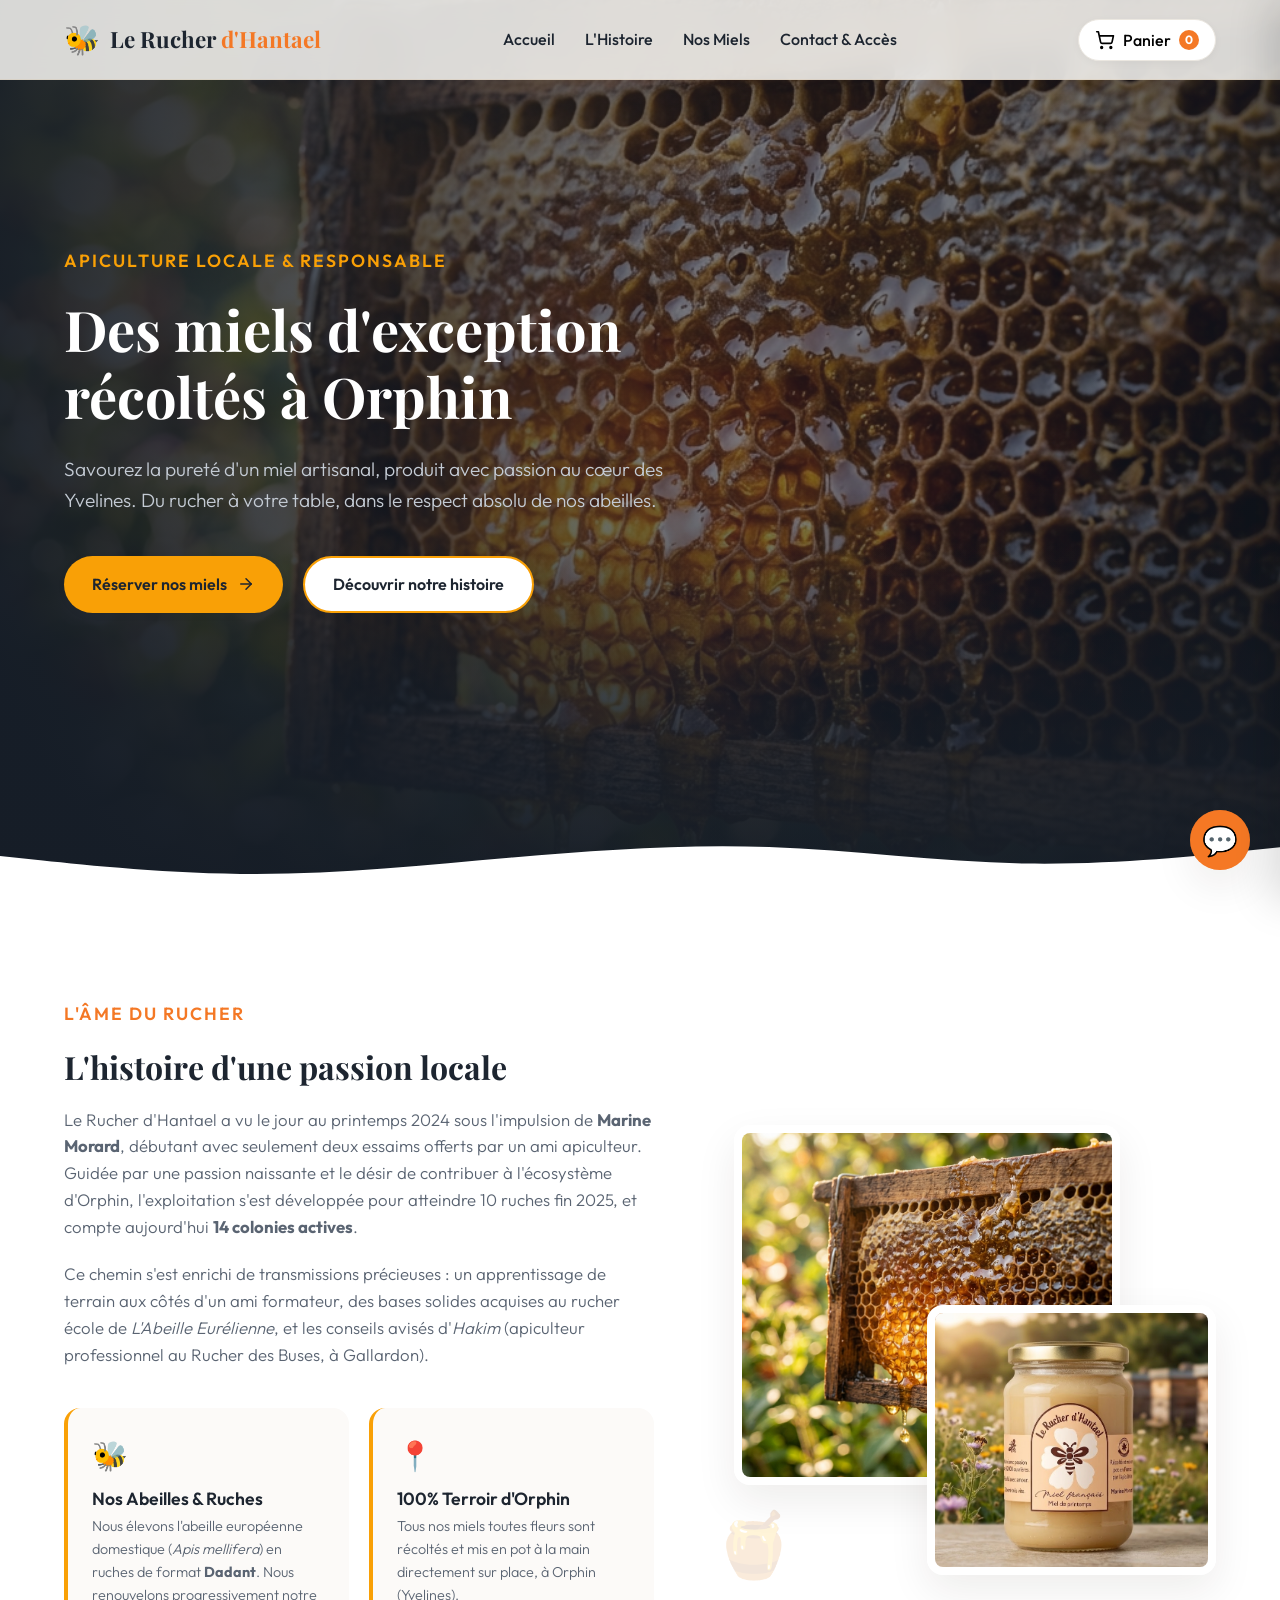
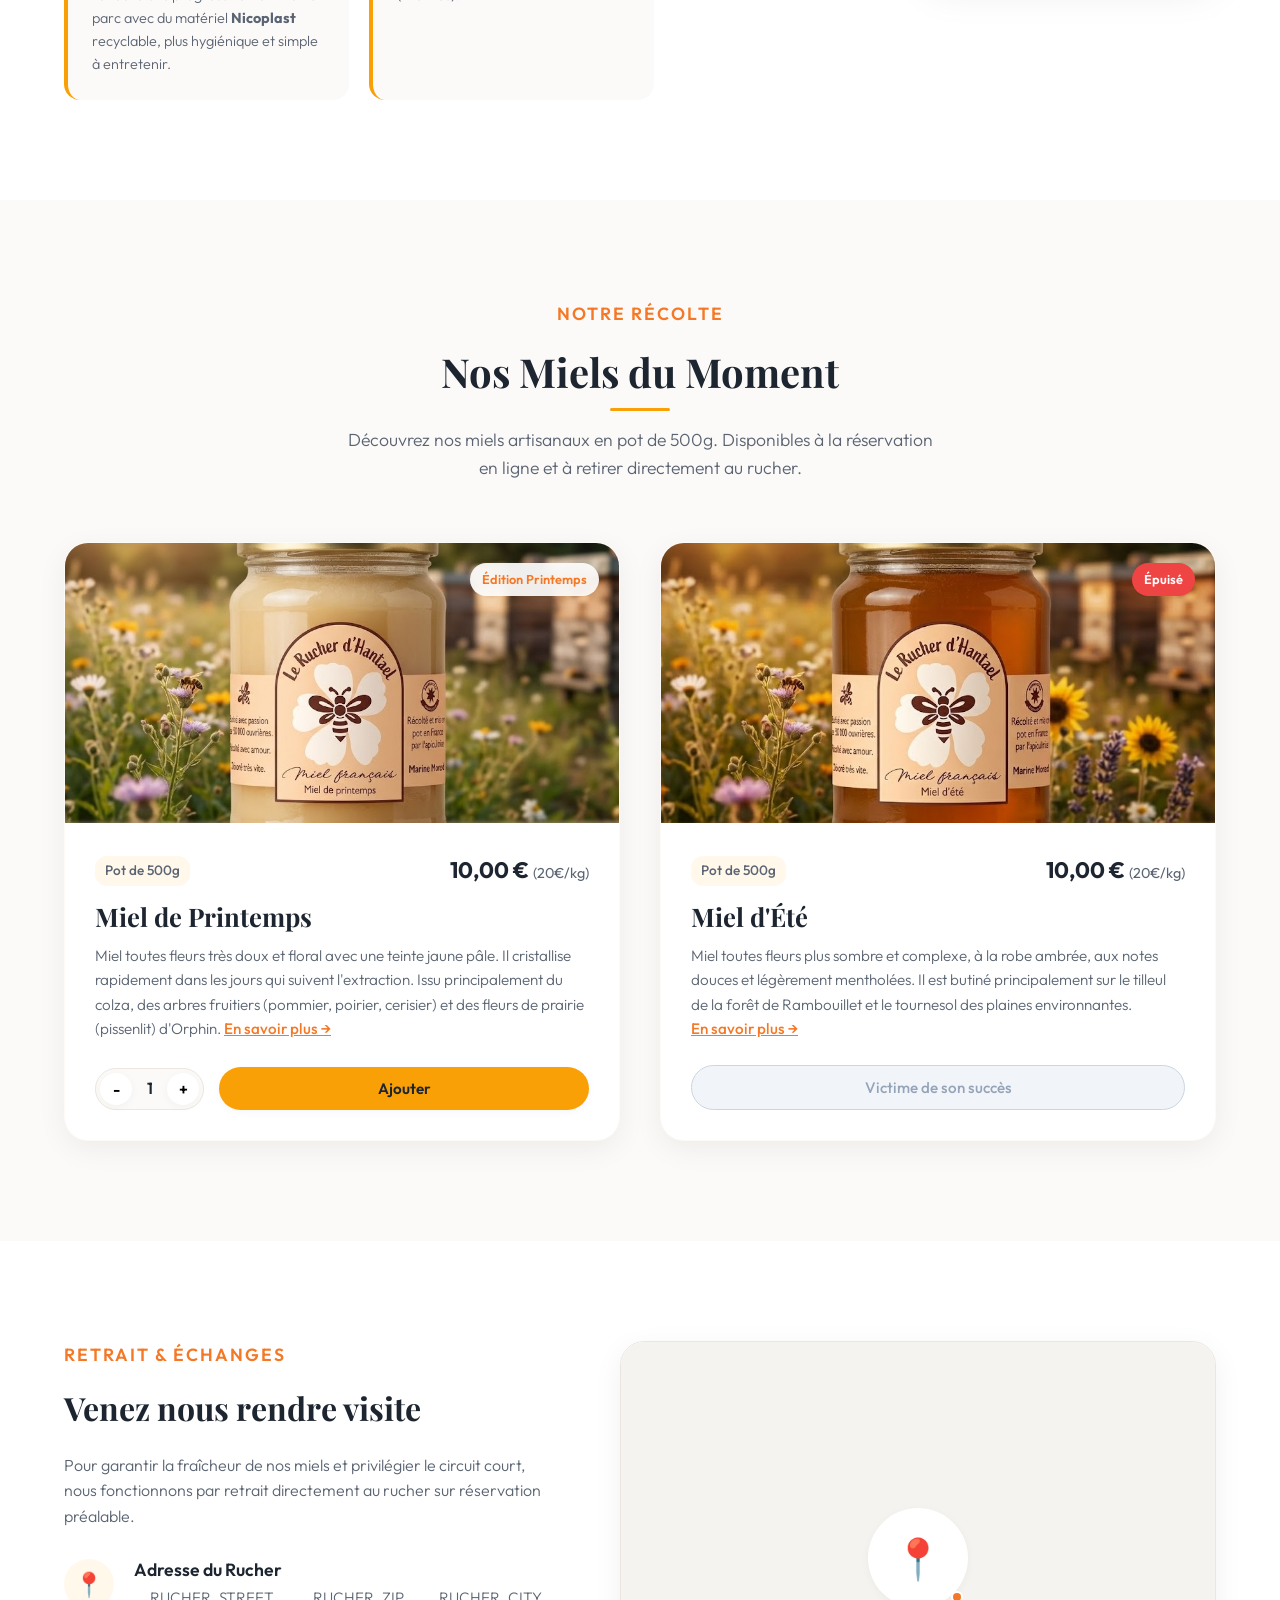
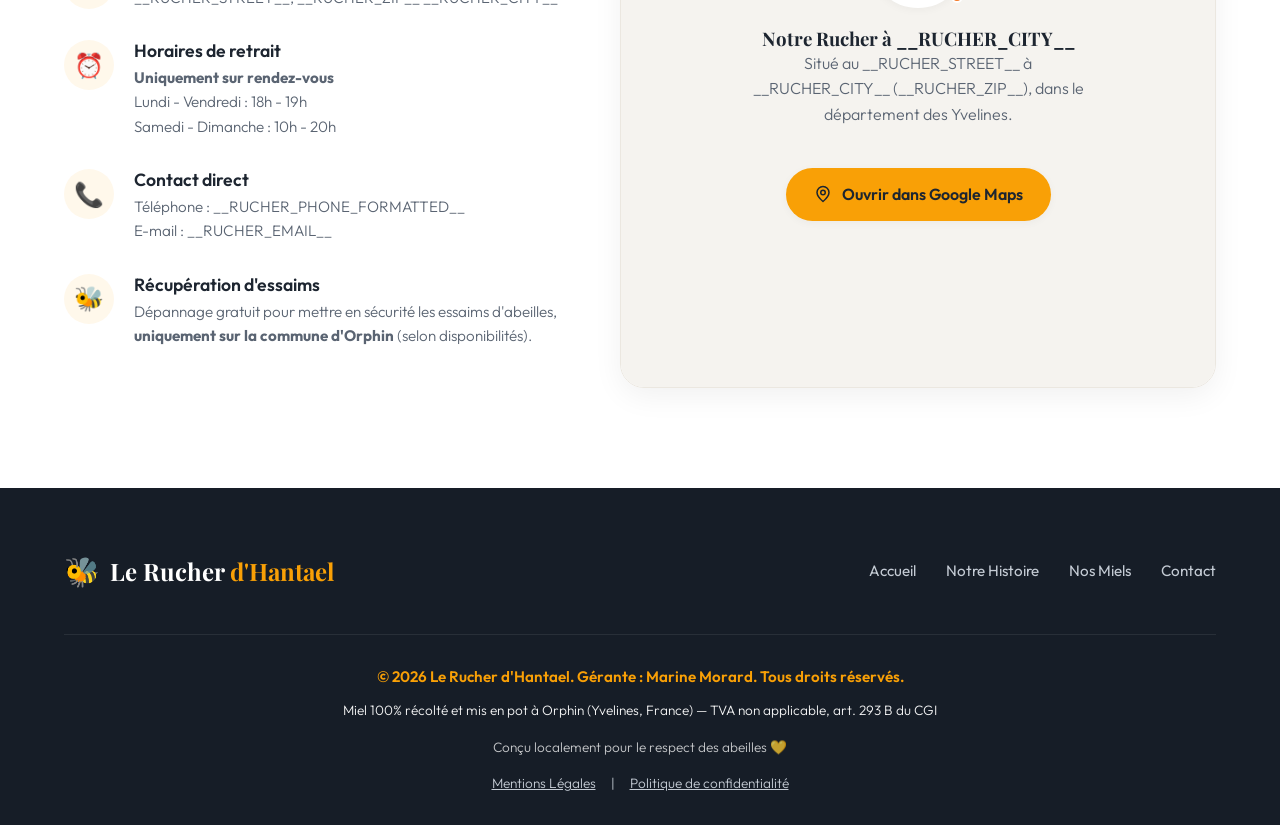
<file: index.html>
<!DOCTYPE html>
<html lang="fr">
<head>
    <meta charset="UTF-8">
    <meta name="viewport" content="width=device-width, initial-scale=1.0">
    <title>Le Rucher d'Hantael - Miels Artisanaux d'Orphin</title>
    
    <!-- Meta Tags SEO -->
    <meta name="description" content="Découvrez et réservez les miels artisanaux de qualité du Rucher d'Hantael à Orphin (78). Production locale de miels de Printemps et d'Été en pots de 500g.">
    <meta name="keywords" content="miel, rucher, hantael, orphin, miel de printemps, miel dete, apiculteur, yvelines, reservation miel, local">
    <meta name="author" content="Le Rucher d'Hantael">
    
    <!-- Open Graph (Facebook / LinkedIn) -->
    <meta property="og:type" content="website">
    <meta property="og:title" content="Le Rucher d'Hantael - Miels Artisanaux d'Orphin">
    <meta property="og:description" content="Découvrez et réservez nos pots de miel de Printemps et d'Été. Retrait direct au rucher à Orphin (78).">
    <meta property="og:image" content="assets/images/hero-bg.png">
    
    <!-- Stylesheet -->
    <link rel="stylesheet" href="css/style.css?v=1.3">
    
    <!-- Favicon Shortcut -->
    <link rel="icon" href="data:image/svg+xml,<svg xmlns=%22http://www.w3.org/2000/svg%22 viewBox=%220 0 100 100%22><text y=%22.9em%22 font-size=%2290%22>🍯</text></svg>">
    
    <!-- Canonical Link -->
    <link rel="canonical" href="https://hantael.fr/">

    <!-- Données structurées JSON-LD pour Google (LocalBusiness & Products) -->
    <script type="application/ld+json">
    {
      "@context": "https://schema.org",
      "@graph": [
        {
          "@type": "LocalBusiness",
          "@id": "https://hantael.fr/#localbusiness",
          "name": "Le Rucher d'Hantael",
          "url": "https://hantael.fr/",
          "logo": "https://hantael.fr/assets/images/hero-bg.png",
          "image": "https://hantael.fr/assets/images/hero-bg.png",
          "description": "Production et vente à domicile de miels artisanaux toutes fleurs à Orphin (Yvelines).",
          "telephone": "+__RUCHER_PHONE_RAW__",
          "email": "__RUCHER_EMAIL__",
          "priceRange": "$$",
          "address": {
            "@type": "PostalAddress",
            "streetAddress": "__RUCHER_STREET__",
            "addressLocality": "__RUCHER_CITY__",
            "postalCode": "__RUCHER_ZIP__",
            "addressRegion": "Yvelines",
            "addressCountry": "FR"
          },
          "openingHoursSpecification": [
            {
              "@type": "OpeningHoursSpecification",
              "dayOfWeek": [
                "Monday",
                "Tuesday",
                "Wednesday",
                "Thursday",
                "Friday"
              ],
              "opens": "18:00",
              "closes": "19:00"
            },
            {
              "@type": "OpeningHoursSpecification",
              "dayOfWeek": [
                "Saturday",
                "Sunday"
              ],
              "opens": "10:00",
              "closes": "20:00"
            }
          ]
        },
        {
          "@type": "Product",
          "@id": "https://hantael.fr/#product-printemps",
          "name": "Miel de Printemps - Le Rucher d'Hantael",
          "description": "Miel toutes fleurs très doux et floral avec une teinte jaune pâle. Il cristallise rapidement dans les jours qui suivent l'extraction. Issu principalement du colza, des arbres fruitiers (pommier, poirier, cerisier) et des fleurs de prairie (pissenlit) d'Orphin.",
          "image": "https://hantael.fr/assets/images/miel-printemps.jpg",
          "brand": {
            "@type": "Brand",
            "name": "Le Rucher d'Hantael"
          },
          "offers": {
            "@type": "Offer",
            "url": "https://hantael.fr/#miels",
            "priceCurrency": "EUR",
            "price": "10.00",
            "priceValidUntil": "2027-12-31",
            "availability": "https://schema.org/InStock",
            "itemCondition": "https://schema.org/NewCondition",
            "offeredBy": {
              "@id": "https://hantael.fr/#localbusiness"
            },
            "shippingDetails": {
              "@type": "OfferShippingDetails",
              "shippingRate": {
                "@type": "MonetaryAmount",
                "value": "0.00",
                "currency": "EUR"
              },
              "shippingDestination": {
                "@type": "DefinedRegion",
                "addressCountry": "FR"
              },
              "deliveryTime": {
                "@type": "ShippingDeliveryTime",
                "handlingTime": {
                  "@type": "QuantitativeValue",
                  "minValue": 0,
                  "maxValue": 1,
                  "unitCode": "DAY"
                },
                "transitTime": {
                  "@type": "QuantitativeValue",
                  "minValue": 0,
                  "maxValue": 0,
                  "unitCode": "DAY"
                }
              }
            },
            "hasMerchantReturnPolicy": {
              "@type": "MerchantReturnPolicy",
              "applicableCountry": "FR",
              "returnPolicyCategory": "https://schema.org/MerchantReturnNotPermitted"
            }
          },
          "aggregateRating": {
            "@type": "AggregateRating",
            "ratingValue": "5.0",
            "reviewCount": "12"
          },
          "review": [
            {
              "@type": "Review",
              "reviewRating": {
                "@type": "Rating",
                "ratingValue": "5"
              },
              "author": {
                "@type": "Person",
                "name": "Thomas D."
              },
              "reviewBody": "Miel de printemps finement cristallisé absolument délicieux et doux en bouche. Parfait pour les tartines."
            }
          ]
        },
        {
          "@type": "Product",
          "@id": "https://hantael.fr/#product-ete",
          "name": "Miel d'Été - Le Rucher d'Hantael",
          "description": "Miel toutes fleurs plus sombre et complexe, à la robe ambrée, aux notes douces et légèrement mentholées. Il est butiné principalement sur le tilleul de la forêt de Rambouillet et le tournesol des plaines environnantes.",
          "image": "https://hantael.fr/assets/images/miel-ete.jpg",
          "brand": {
            "@type": "Brand",
            "name": "Le Rucher d'Hantael"
          },
          "offers": {
            "@type": "Offer",
            "url": "https://hantael.fr/#miels",
            "priceCurrency": "EUR",
            "price": "10.00",
            "priceValidUntil": "2027-12-31",
            "availability": "https://schema.org/OutOfStock",
            "itemCondition": "https://schema.org/NewCondition",
            "offeredBy": {
              "@id": "https://hantael.fr/#localbusiness"
            },
            "shippingDetails": {
              "@type": "OfferShippingDetails",
              "shippingRate": {
                "@type": "MonetaryAmount",
                "value": "0.00",
                "currency": "EUR"
              },
              "shippingDestination": {
                "@type": "DefinedRegion",
                "addressCountry": "FR"
              },
              "deliveryTime": {
                "@type": "ShippingDeliveryTime",
                "handlingTime": {
                  "@type": "QuantitativeValue",
                  "minValue": 0,
                  "maxValue": 1,
                  "unitCode": "DAY"
                },
                "transitTime": {
                  "@type": "QuantitativeValue",
                  "minValue": 0,
                  "maxValue": 0,
                  "unitCode": "DAY"
                }
              }
            },
            "hasMerchantReturnPolicy": {
              "@type": "MerchantReturnPolicy",
              "applicableCountry": "FR",
              "returnPolicyCategory": "https://schema.org/MerchantReturnNotPermitted"
            }
          },
          "aggregateRating": {
            "@type": "AggregateRating",
            "ratingValue": "5.0",
            "reviewCount": "8"
          },
          "review": [
            {
              "@type": "Review",
              "reviewRating": {
                "@type": "Rating",
                "ratingValue": "5"
              },
              "author": {
                "@type": "Person",
                "name": "Sophie L."
              },
              "reviewBody": "Un miel d'été ambré délicieux avec des notes subtiles de tilleul. Toute la famille adore !"
            }
          ]
        }
      ]
    }
    </script>
</head>
<body>

    <!-- ==========================================================================
       HEADER & NAVIGATION
       ========================================================================== -->
    <header class="header" id="header">
        <div class="container">
            <a href="#" class="logo-link" id="logo-link">
                <span class="logo-icon">🐝</span>
                <span class="logo-text">Le Rucher <span>d'Hantael</span></span>
            </a>
            
            <nav class="nav" id="nav">
                <ul class="nav-list">
                    <li><a href="#" class="nav-link active" id="nav-link-home">Accueil</a></li>
                    <li><a href="#histoire" class="nav-link" id="nav-link-about">L'Histoire</a></li>
                    <li><a href="#miels" class="nav-link" id="nav-link-products">Nos Miels</a></li>
                    <li><a href="#contact" class="nav-link" id="nav-link-contact">Contact & Accès</a></li>
                </ul>
            </nav>
            
            <div style="display: flex; align-items: center; gap: 15px;">
                <button class="cart-toggle-btn" id="cart-toggle-btn" aria-label="Voir le panier">
                    <svg xmlns="http://www.w3.org/2000/svg" width="20" height="20" viewBox="0 0 24 24" fill="none" stroke="currentColor" stroke-width="2" stroke-linecap="round" stroke-linejoin="round"><circle cx="8" cy="21" r="1"/><circle cx="19" cy="21" r="1"/><path d="M2.05 2.05h2l2.66 12.42a2 2 0 0 0 2 1.58h9.78a2 2 0 0 0 1.95-1.57l1.65-7.43H5.12"/></svg>
                    <span>Panier</span>
                    <span class="cart-count-badge" id="cart-count">0</span>
                </button>
                
                <div class="menu-burger" id="menu-burger" aria-label="Ouvrir le menu">
                    <svg xmlns="http://www.w3.org/2000/svg" width="24" height="24" viewBox="0 0 24 24" fill="none" stroke="currentColor" stroke-width="2" stroke-linecap="round" stroke-linejoin="round"><line x1="4" y1="12" x2="20" y2="12"/><line x1="4" y1="6" x2="20" y2="6"/><line x1="4" y1="18" x2="20" y2="18"/></svg>
                </div>
            </div>
        </div>
    </header>

    <!-- ==========================================================================
       HERO SECTION
       ========================================================================== -->
    <section class="hero" id="hero">
        <img src="assets/images/hero-bg.png" alt="Rayons de miel dorés baignés de soleil" class="hero-bg">
        <div class="hero-overlay"></div>
        <div class="container">
            <div class="hero-content">
                <p class="hero-subtitle">Apiculture Locale & Responsable</p>
                <h1>Des miels d'exception récoltés à Orphin</h1>
                <p class="hero-description">Savourez la pureté d'un miel artisanal, produit avec passion au cœur des Yvelines. Du rucher à votre table, dans le respect absolu de nos abeilles.</p>
                <div class="hero-actions">
                    <a href="#miels" class="btn btn-primary" id="hero-cta-miels">
                        <span>Réserver nos miels</span>
                        <svg xmlns="http://www.w3.org/2000/svg" width="18" height="18" viewBox="0 0 24 24" fill="none" stroke="currentColor" stroke-width="2" stroke-linecap="round" stroke-linejoin="round"><line x1="5" y1="12" x2="19" y2="12"/><polyline points="12 5 19 12 12 19"/></svg>
                    </a>
                    <a href="#histoire" class="btn btn-secondary" id="hero-cta-story">Découvrir notre histoire</a>
                </div>
            </div>
        </div>
        <div class="hero-wave">
            <svg xmlns="http://www.w3.org/2000/svg" viewBox="0 0 1440 320" preserveAspectRatio="none">
                <path class="shape-fill" d="M0,160L48,176C96,192,192,224,288,224C384,224,480,192,576,165.3C672,139,768,117,864,128C960,139,1056,181,1152,186.7C1248,192,1344,160,1392,144L1440,128L1440,320L1392,320C1344,320,1248,320,1152,320C1056,320,960,320,864,320C768,320,672,320,576,320C480,320,384,320,288,320C192,320,96,320,48,320L0,320Z"></path>
            </svg>
        </div>
    </section>

    <!-- ==========================================================================
       ABOUT / STORY SECTION
       ========================================================================== -->
    <section class="about section-padding" id="histoire">
        <div class="container">
            <div class="about-grid">
                <div class="about-text">
                    <span class="hero-subtitle" style="color: var(--secondary);">L'Âme du Rucher</span>
                    <h3>L'histoire d'une passion locale</h3>
                    <p>Le Rucher d'Hantael a vu le jour au printemps 2024 sous l'impulsion de <strong>Marine Morard</strong>, débutant avec seulement deux essaims offerts par un ami apiculteur. Guidée par une passion naissante et le désir de contribuer à l'écosystème d'Orphin, l'exploitation s'est développée pour atteindre 10 ruches fin 2025, et compte aujourd'hui <strong>14 colonies actives</strong>.</p>
                    <p>Ce chemin s'est enrichi de transmissions précieuses : un apprentissage de terrain aux côtés d'un ami formateur, des bases solides acquises au rucher école de <em>L'Abeille Eurélienne</em>, et les conseils avisés d'<em>Hakim</em> (apiculteur professionnel au Rucher des Buses, à Gallardon).</p>
                    
                    <div class="about-badges">
                        <div class="about-badge-card">
                            <div class="badge-icon">🐝</div>
                            <h4>Nos Abeilles & Ruches</h4>
                            <p>Nous élevons l'abeille européenne domestique (<em>Apis mellifera</em>) en ruches de format <strong>Dadant</strong>. Nous renouvelons progressivement notre parc avec du matériel <strong>Nicoplast</strong> recyclable, plus hygiénique et simple à entretenir.</p>
                        </div>
                        <div class="about-badge-card">
                            <div class="badge-icon">📍</div>
                            <h4>100% Terroir d'Orphin</h4>
                            <p>Tous nos miels toutes fleurs sont récoltés et mis en pot à la main directement sur place, à Orphin (Yvelines).</p>
                        </div>
                    </div>
                </div>
                
                <div class="about-images-wrapper">
                    <img src="assets/images/hero-bg.png" alt="Apiculteur vérifiant les ruches" class="about-img-main">
                    <img src="assets/images/miel-printemps.jpg" alt="Pot de miel de printemps" class="about-img-sub">
                    <span class="about-deco-honey">🍯</span>
                </div>
            </div>
        </div>
    </section>

    <!-- ==========================================================================
       PRODUCTS SECTION (CATALOGUE)
       ========================================================================== -->
    <section class="products section-padding" id="miels">
        <div class="container">
            <div class="section-header">
                <span class="hero-subtitle" style="color: var(--secondary);">Notre Récolte</span>

                <h2>Nos Miels du Moment</h2>
                <p>Découvrez nos miels artisanaux en pot de 500g. Disponibles à la réservation en ligne et à retirer directement au rucher.</p>
            </div>
            
            <div class="products-grid">
                <!-- Miel de Printemps -->
                <div class="product-card" id="prod-printemps">
                    <div class="product-img-container">
                        <img src="assets/images/miel-printemps.jpg" alt="Pot de Miel de Printemps du Rucher d'Hantael" class="product-img">
                        <span class="product-badge">Édition Printemps</span>
                    </div>
                    <div class="product-content">
                        <div class="product-meta">
                            <span class="product-size">Pot de 500g</span>
                            <div class="product-price">10,00 € <span>(20€/kg)</span></div>
                        </div>
                        <h3><a href="miel-printemps.html" style="color: inherit; transition: color var(--transition-fast);">Miel de Printemps</a></h3>
                        <p class="product-description">Miel toutes fleurs très doux et floral avec une teinte jaune pâle. Il cristallise rapidement dans les jours qui suivent l'extraction. Issu principalement du colza, des arbres fruitiers (pommier, poirier, cerisier) et des fleurs de prairie (pissenlit) d'Orphin. <a href="miel-printemps.html" style="color: var(--secondary); font-weight: 500; text-decoration: underline; white-space: nowrap;">En savoir plus →</a></p>
                        <div class="product-action">
                            <div class="quantity-selector">
                                <button class="qty-btn dec-qty" aria-label="Diminuer la quantité">-</button>
                                <span class="qty-value" id="qty-printemps">1</span>
                                <button class="qty-btn inc-qty" aria-label="Augmenter la quantité">+</button>
                            </div>
                            <button class="btn btn-primary product-btn add-to-cart-btn" data-id="printemps" data-name="Miel de Printemps" data-price="10" data-img="assets/images/miel-printemps.jpg" id="btn-add-printemps">
                                <span>Ajouter</span>
                            </button>
                        </div>
                    </div>
                </div>
                
                <!-- Miel d'Été -->
                <div class="product-card" id="prod-ete">
                    <div class="product-img-container">
                        <img src="assets/images/miel-ete.jpg" alt="Pot de Miel d'Été du Rucher d'Hantael" class="product-img">
                        <span class="product-badge" style="background: #ef4444; color: white;">Épuisé</span>
                    </div>
                    <div class="product-content">
                        <div class="product-meta">
                            <span class="product-size">Pot de 500g</span>
                            <div class="product-price">10,00 € <span>(20€/kg)</span></div>
                        </div>
                        <h3><a href="miel-ete.html" style="color: inherit; transition: color var(--transition-fast);">Miel d'Été</a></h3>
                        <p class="product-description">Miel toutes fleurs plus sombre et complexe, à la robe ambrée, aux notes douces et légèrement mentholées. Il est butiné principalement sur le tilleul de la forêt de Rambouillet et le tournesol des plaines environnantes. <a href="miel-ete.html" style="color: var(--secondary); font-weight: 500; text-decoration: underline; white-space: nowrap;">En savoir plus →</a></p>
                        <div class="product-action" style="width: 100%;">
                            <button class="btn product-btn" disabled style="width: 100%; justify-content: center; background: #f1f5f9; color: #94a3b8; border: 1px solid #cbd5e1; cursor: not-allowed; text-align: center; display: block; font-weight: 500;">
                                <span>Victime de son succès</span>
                            </button>
                        </div>
                    </div>
                </div>
            </div>
        </div>
    </section>

    <!-- ==========================================================================
       CONTACT & ACCÈS SECTION
       ========================================================================== -->
    <section class="contact section-padding" id="contact">
        <div class="container">
            <div class="contact-grid">
                <div class="contact-info-block">
                    <div>
                        <span class="hero-subtitle" style="color: var(--secondary);">Retrait & Échanges</span>
                        <h3>Venez nous rendre visite</h3>
                        <p style="margin-bottom: 30px;">Pour garantir la fraîcheur de nos miels et privilégier le circuit court, nous fonctionnons par retrait directement au rucher sur réservation préalable.</p>
                    </div>
                    
                    <div class="contact-details-list">
                        <div class="contact-item">
                            <div class="contact-icon">📍</div>
                            <div class="contact-text">
                                <h4>Adresse du Rucher</h4>
                                <p>__RUCHER_STREET__, __RUCHER_ZIP__ __RUCHER_CITY__</p>
                            </div>
                        </div>
                        
                        <div class="contact-item">
                            <div class="contact-icon">⏰</div>
                            <div class="contact-text">
                                <h4>Horaires de retrait</h4>
                                <p><strong>Uniquement sur rendez-vous</strong><br>Lundi - Vendredi : 18h - 19h<br>Samedi - Dimanche : 10h - 20h</p>
                            </div>
                        </div>
                        
                        <div class="contact-item">
                            <div class="contact-icon">📞</div>
                            <div class="contact-text">
                                <h4>Contact direct</h4>
                                <p>Téléphone : __RUCHER_PHONE_FORMATTED__<br>E-mail : __RUCHER_EMAIL__</p>
                            </div>
                        </div>

                        <div class="contact-item">
                            <div class="contact-icon">🐝</div>
                            <div class="contact-text">
                                <h4>Récupération d'essaims</h4>
                                <p>Dépannage gratuit pour mettre en sécurité les essaims d'abeilles, <strong>uniquement sur la commune d'Orphin</strong> (selon disponibilités).</p>
                            </div>
                        </div>
                    </div>
                </div>
                
                <div class="contact-map-wrapper">
                    <div class="map-placeholder-bg">
                        <div class="map-graphic">📍</div>
                        <h3>Notre Rucher à __RUCHER_CITY__</h3>
                        <p style="max-width: 350px; margin-bottom: 20px;">Situé au __RUCHER_STREET__ à __RUCHER_CITY__ (__RUCHER_ZIP__), dans le département des Yvelines.</p>
                        <a href="https://maps.google.com/?q=__RUCHER_MAPS_QUERY__" target="_blank" rel="noopener" class="btn btn-primary map-btn" id="btn-open-gmaps">
                            <svg xmlns="http://www.w3.org/2000/svg" width="18" height="18" viewBox="0 0 24 24" fill="none" stroke="currentColor" stroke-width="2" stroke-linecap="round" stroke-linejoin="round"><path d="M12 2a8 8 0 0 0-8 8c0 5.25 8 12 8 12s8-6.75 8-12a8 8 0 0 0-8-8z"/><circle cx="12" cy="10" r="3"/></svg>
                            <span>Ouvrir dans Google Maps</span>
                        </a>
                    </div>
                </div>
            </div>
        </div>
    </section>

    <!-- ==========================================================================
       CART OVERLAY & SLIDE DRAWER
       ========================================================================== -->
    <div class="cart-overlay" id="cart-overlay"></div>
    <div class="cart-modal" id="cart-modal">
        <div class="cart-header">
            <h2 id="cart-title">Votre Panier de Réservation 🍯</h2>
            <button class="cart-close-btn" id="cart-close-btn" aria-label="Fermer le panier">&times;</button>
        </div>
        
        <!-- STEP 1 : CART LIST -->
        <div class="cart-body" id="cart-step-list">
            <div class="cart-empty-message" id="cart-empty-message">
                <div class="cart-empty-icon">🐝</div>
                <p>Votre panier est vide pour le moment.</p>
                <p style="font-size: 0.9rem; margin-top: 10px;">Parcourez notre récolte pour y ajouter des pots de miel.</p>
                <button class="btn btn-secondary" style="margin-top: 25px;" id="btn-continue-shopping">Découvrir les miels</button>
            </div>
            
            <div id="cart-items-container" style="display: none;">
                <div class="cart-info-banner">
                    <span class="info-banner-icon">⚠️</span>
                    <div class="info-banner-text">
                        <strong>Panier de réservation uniquement :</strong> aucun paiement en ligne. Vos produits sont réservés pour un retrait sur place, avec règlement final lors du retrait.
                    </div>
                </div>
                
                <div class="cart-items-list" id="cart-items-list">
                    <!-- Items inserted by JS -->
                </div>
                
                <div class="cart-summary">
                    <div class="summary-row">
                        <span>Poids total :</span>
                        <span id="cart-total-weight">0 kg</span>
                    </div>
                    <div class="summary-row">
                        <span>Nombre de pots :</span>
                        <span id="cart-total-pots">0</span>
                    </div>
                    <div class="summary-row summary-total">
                        <span>Total de votre réservation :</span>
                        <span id="cart-total-price">0,00 €</span>
                    </div>
                </div>
                
                <div class="payment-methods-notice">
                    <h4>Moyens de paiement acceptés au retrait :</h4>
                    <div class="payment-badges">
                        <span class="payment-badge"><span class="badge-icon">💵</span> Espèces</span>
                        <span class="payment-badge"><span class="badge-icon">📝</span> Chèque</span>
                        <span class="payment-badge"><span class="badge-icon">📱</span> Wero / Paylib</span>
                    </div>
                    <p class="payment-subtext">Aucun paiement en ligne • Le règlement s'effectue lors du retrait</p>
                </div>
            </div>
        </div>
        
        <!-- STEP 2 : RESERVATION DETAILS FORM -->
        <div class="cart-body reservation-step" id="cart-step-form">
            <h3 style="font-size: 1.4rem; margin-bottom: 20px; font-family: var(--font-body); font-weight:600;">Coordonnées de réservation</h3>
            
            <div class="pickup-info-card">
                <h4>📍 Point de retrait unique</h4>
                <p>Le retrait s'effectue directement sur place au Rucher : <br><strong>__RUCHER_STREET__, __RUCHER_ZIP__ __RUCHER_CITY__</strong></p>
            </div>
            
            <form id="reservation-form">
                <div class="form-row">
                    <div class="form-group">
                        <label for="client-lastname" class="form-label">Nom *</label>
                        <input type="text" id="client-lastname" class="form-input" placeholder="Dupont" required>
                    </div>
                    <div class="form-group">
                        <label for="client-firstname" class="form-label">Prénom *</label>
                        <input type="text" id="client-firstname" class="form-input" placeholder="Jean" required>
                    </div>
                </div>
                
                <div class="form-group">
                    <label for="client-phone" class="form-label">Téléphone de contact *</label>
                    <input type="tel" id="client-phone" class="form-input" placeholder="06 12 34 56 78" required>
                </div>
                
                <div class="form-group">
                    <label for="client-email" class="form-label">Adresse e-mail *</label>
                    <input type="email" id="client-email" class="form-input" placeholder="jean.dupont@email.com" required>
                </div>
                
                <div class="form-row">
                    <div class="form-group">
                        <label for="pickup-date" class="form-label">Date souhaitée *</label>
                        <input type="date" id="pickup-date" class="form-input" required>
                    </div>
                    <div class="form-group">
                        <label for="pickup-time" class="form-label">Heure souhaitée *</label>
                        <input type="time" id="pickup-time" class="form-input" required>
                    </div>
                </div>
                
                <div class="form-group">
                    <label for="client-notes" class="form-label">Message ou précision (optionnel)</label>
                    <textarea id="client-notes" class="form-input" rows="3" placeholder="Ex: Précision sur l'heure, demande particulière..."></textarea>
                </div>
                
                <!-- Encart de Paiement et RGPD Stylisé -->
                <div class="checkout-info-block">
                    <div class="payment-methods-card">
                        <h4>💶 Règlement lors du retrait</h4>
                        <div class="payment-badges-list">
                            <div class="payment-badge-item">
                                <span class="badge-tag">Espèces 💵</span>
                                <span class="badge-desc">Prévoyez l'appoint si possible</span>
                            </div>
                            <div class="payment-badge-item">
                                <span class="badge-tag">Chèque 📝</span>
                                <span class="badge-desc">À l'ordre de Marine Morard</span>
                            </div>
                            <div class="payment-badge-item">
                                <span class="badge-tag">Wero / Paylib 📱</span>
                                <span class="badge-desc">Virement mobile instantané</span>
                            </div>
                        </div>
                        <p class="payment-warning-text">⚠️ Aucun paiement ne s'effectue en ligne sur ce site.</p>
                    </div>
                    
                    <div class="rgpd-notice-card">
                        <span class="rgpd-icon">🔒</span>
                        <p><strong>Confidentialité :</strong> Vos données sont traitées conformément à notre <a href="politique-confidentialite.html" target="_blank" style="text-decoration: underline; color: var(--secondary);">politique de confidentialité</a> et servent exclusivement à gérer votre retrait.</p>
                    </div>
                </div>
            </form>
        </div>
        
        <!-- FOOTER FOR BUTTONS -->
        <div class="cart-footer" id="cart-footer" style="display: none;">
            <!-- Buttons for Step 1 -->
            <div id="footer-actions-step-list">
                <button class="btn btn-primary checkout-btn" id="btn-go-to-checkout">
                    <span>Valider ma sélection</span>
                    <svg xmlns="http://www.w3.org/2000/svg" width="18" height="18" viewBox="0 0 24 24" fill="none" stroke="currentColor" stroke-width="2" stroke-linecap="round" stroke-linejoin="round"><line x1="5" y1="12" x2="19" y2="12"/><polyline points="12 5 19 12 12 19"/></svg>
                </button>
            </div>
            
            <!-- Buttons for Step 2 -->
            <div id="footer-actions-step-form" style="display: none;">
                <div class="reservation-actions">
                    <button class="btn btn-secondary" id="btn-back-to-list" style="padding: 14px 10px;">Retour</button>
                    <span style="font-weight: 700; display: flex; align-items: center; justify-content: flex-end; font-size: 1.15rem;" id="checkout-total-price">0,00 €</span>
                </div>
                
                <div class="action-buttons-wrap">
                    <button type="submit" form="reservation-form" class="btn submit-whatsapp-btn" id="btn-submit-whatsapp">
                        <span>Réserver par WhatsApp 💬</span>
                    </button>
                    <button type="submit" form="reservation-form" class="btn submit-email-btn" id="btn-submit-email">
                        <span>Réserver par E-mail ✉️</span>
                    </button>
                </div>
            </div>
        </div>
    </div>

    <!-- ==========================================================================
       SUCCESS MODAL
       ========================================================================== -->
    <div class="success-overlay" id="success-overlay">
        <div class="success-card">
            <div class="success-icon-wrap">🍯</div>
            <h3>Réservation préparée !</h3>
            <p>Votre message de réservation a été généré avec succès. Afin de valider définitivement la commande, veuillez envoyer le message via l'application ouverte.</p>
            
            <div class="success-details">
                <div class="success-details-title">Récapitulatif du retrait</div>
                <ul>
                    <li><span>Lieu :</span><strong>__RUCHER_STREET__, __RUCHER_CITY__</strong></li>
                    <li><span>Date :</span><strong id="success-date">-</strong></li>
                    <li><span>Heure :</span><strong id="success-time">-</strong></li>
                    <li><span>Total :</span><strong id="success-price">-</strong></li>
                    <li><span>Paiement :</span><strong>Espèces, Chèque ou Wero</strong></li>
                </ul>
            </div>
            
            <button class="btn btn-primary" id="btn-close-success" style="width: 100%;">Retourner au site</button>
        </div>
    </div>

    <!-- ==========================================================================
       FOOTER
       ========================================================================== -->
    <footer class="footer">
        <div class="container">
            <div class="footer-top">
                <div class="footer-logo">
                    <span class="logo-icon">🐝</span>
                    <span class="footer-logo-text">Le Rucher <span>d'Hantael</span></span>
                </div>
                <ul class="footer-nav">
                    <li><a href="#">Accueil</a></li>
                    <li><a href="#histoire">Notre Histoire</a></li>
                    <li><a href="#miels">Nos Miels</a></li>
                    <li><a href="#contact">Contact</a></li>
                </ul>
            </div>
            <div class="footer-bottom" style="flex-direction: column; gap: 10px; align-items: center; text-align: center;">
                <p style="color: var(--primary); font-weight: 600; font-size: 0.95rem;">&copy; 2026 Le Rucher d'Hantael. Gérante : Marine Morard. Tous droits réservés.</p>
                <p style="font-size: 0.85rem; color: rgba(255, 255, 255, 0.95);">Miel 100% récolté et mis en pot à Orphin (Yvelines, France) — TVA non applicable, art. 293 B du CGI</p>
                <p style="font-size: 0.85rem; color: rgba(255, 255, 255, 0.75); margin-top: 5px;">Conçu localement pour le respect des abeilles 💛</p>
                <p style="margin-top: 5px; display: flex; justify-content: center; gap: 15px; flex-wrap: wrap;">
                    <a href="#" id="open-legal" style="font-size: 0.85rem; color: var(--text-light-muted); text-decoration: underline; transition: color var(--transition-smooth);">Mentions Légales</a>
                    <span style="color: var(--text-light-muted); font-size: 0.85rem;">|</span>
                    <a href="politique-confidentialite.html" style="font-size: 0.85rem; color: var(--text-light-muted); text-decoration: underline; transition: color var(--transition-smooth);">Politique de confidentialité</a>
                </p>
            </div>
        </div>
    </footer>

    <!-- ==========================================================================
       MENTIONS LEGALES MODAL
       ========================================================================== -->
    <div class="legal-overlay" id="legal-overlay">
        <div class="legal-card">
            <button class="legal-close" id="close-legal" aria-label="Fermer les mentions légales">&times;</button>
            <div class="legal-content">
                <h3>Mentions Légales</h3>
                
                <h4>Éditeur du site</h4>
                <p>
                    <strong>Le Rucher d'Hantael</strong><br>
                    Propriétaire & Directrice de la publication : Marine Morard<br>
                    Adresse : __RUCHER_STREET__, __RUCHER_ZIP__ __RUCHER_CITY__<br>
                    E-mail : __RUCHER_EMAIL__<br>
                    Téléphone : __RUCHER_PHONE_FORMATTED__
                </p>
                
                <h4>Immatriculation</h4>
                <p>
                    Numéro SIRET : __RUCHER_SIRET__<br>
                    Régime : Micro-entreprise agricole (TVA non applicable, art. 293 B du CGI)
                </p>
                
                <h4>Hébergement</h4>
                <p>
                    Le site est hébergé par :<br>
                    <strong>Infomaniak Network SA</strong><br>
                    Adresse : Rue Eugène-Marziano 25, 1227 Les Acacias, Genève, Suisse<br>
                    Téléphone : +41 22 820 35 44<br>
                    Site web : <a href="https://www.infomaniak.com" target="_blank" rel="noopener noreferrer" style="color: var(--primary); text-decoration: underline;">www.infomaniak.com</a>
                </p>
                
                <h4>Propriété intellectuelle</h4>
                <p>
                    L'ensemble des contenus de ce site (textes, photographies, logos) est protégé par les lois en vigueur relatives à la propriété intellectuelle. Toute reproduction ou représentation, intégrale ou partielle, est interdite sans l'accord préalable de l'éditeur.
                </p>
            </div>
        </div>
    </div>

    <!-- ==========================================================================
       ASSISTANT CONVERSATIONNEL (CHATBOT)
       ========================================================================== -->
    <!-- Bouton flottant -->
    <div class="chatbot-trigger" id="chatbot-trigger" aria-label="Ouvrir l'assistant virtuel">
        <span class="chatbot-icon">💬</span>
        <span class="chatbot-pulse"></span>
    </div>

    <!-- Fenêtre de chat -->
    <div class="chatbot-window" id="chatbot-window">
        <div class="chatbot-header">
            <div class="chatbot-header-info">
                <span class="chatbot-header-avatar">🐝</span>
                <div>
                    <h4 style="margin: 0; color: white;">L'Assistant du Rucher</h4>
                    <span class="chatbot-status" style="font-size: 0.75rem; opacity: 0.85;">En ligne • Réponse instantanée</span>
                </div>
            </div>
            <button class="chatbot-close" id="chatbot-close" style="background: none; border: none; color: white; font-size: 1.5rem; cursor: pointer;">&times;</button>
        </div>
        
        <div class="chatbot-messages" id="chatbot-messages">
            <!-- Messages chargés par JS -->
        </div>
        
        <div class="chatbot-input-area">
            <input type="text" id="chatbot-input" placeholder="Posez une question (ex: horaires, tarifs...)" aria-label="Votre question">
            <button id="chatbot-send" aria-label="Envoyer">
                <svg xmlns="http://www.w3.org/2000/svg" width="18" height="18" viewBox="0 0 24 24" fill="none" stroke="currentColor" stroke-width="2" stroke-linecap="round" stroke-linejoin="round"><line x1="22" y1="2" x2="11" y2="13"/><polygon points="22 2 15 22 11 13 2 9 22 2"/></svg>
            </button>
        </div>
    </div>

    <!-- JavaScript -->
    <script src="js/app.js" charset="UTF-8"></script>
</body>
</html>
</file>
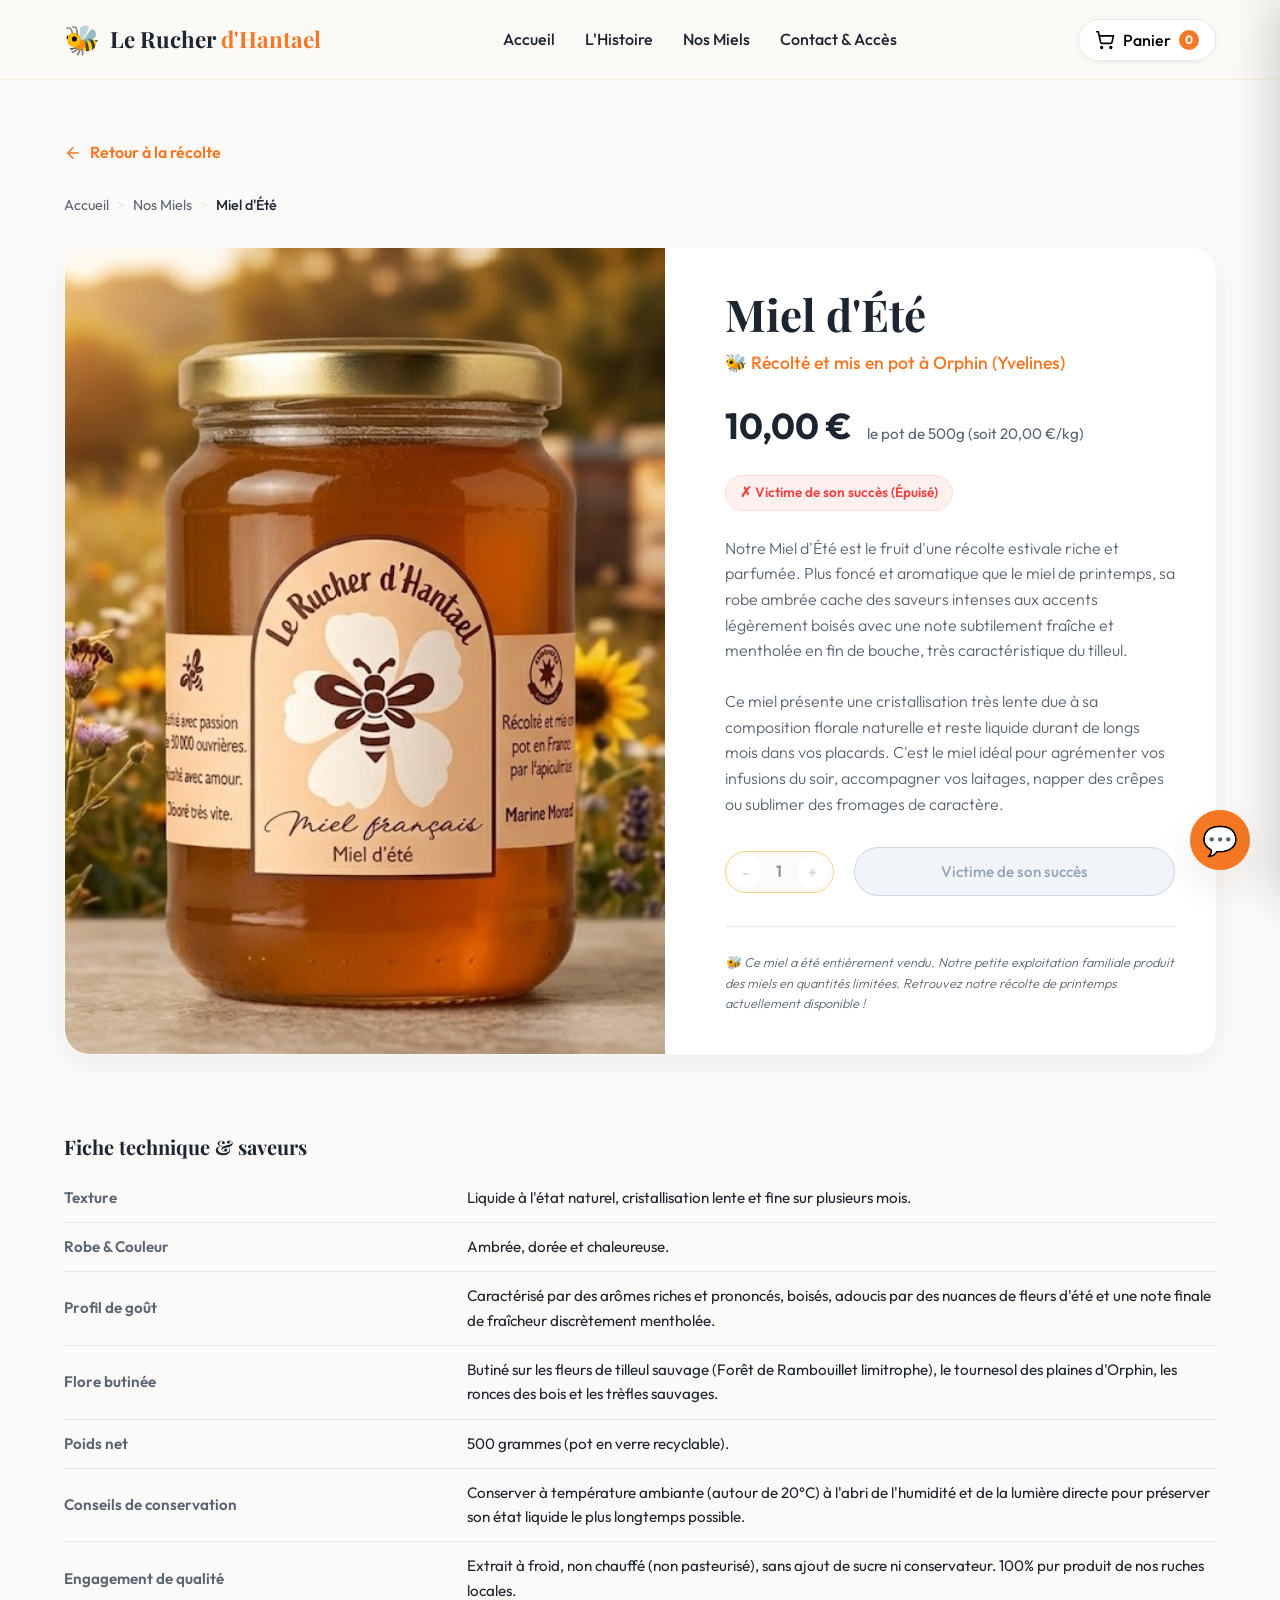
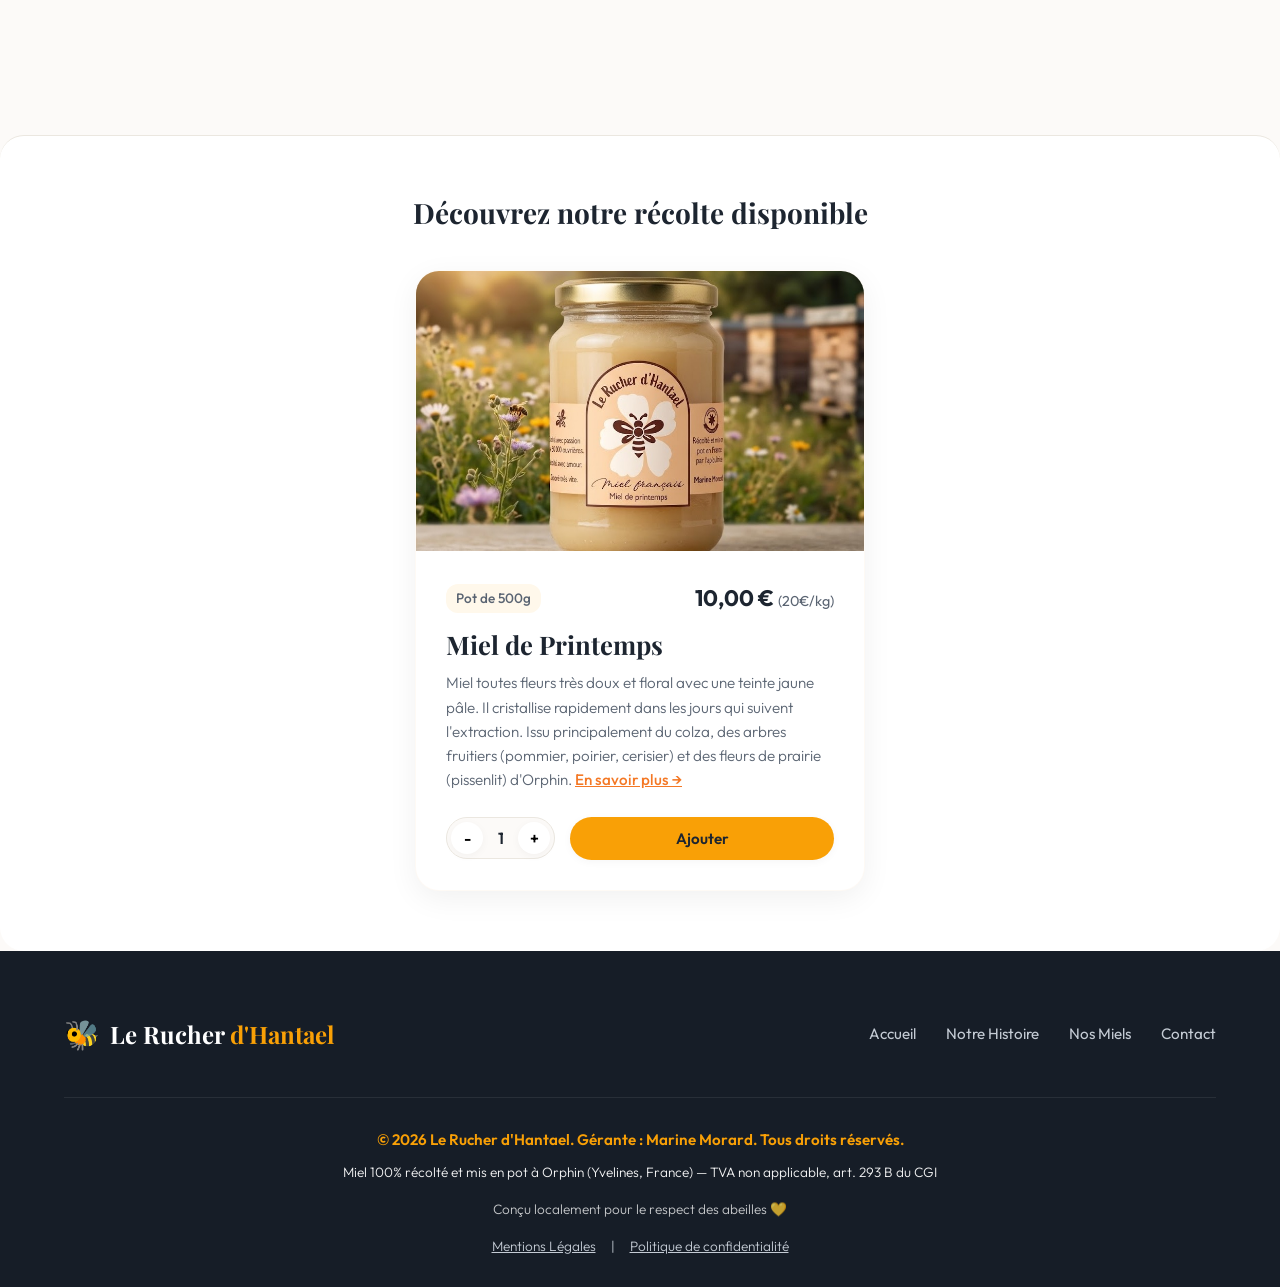
<file: miel-ete.html>
<!DOCTYPE html>
<html lang="fr">
<head>
    <meta charset="UTF-8">
    <meta name="viewport" content="width=device-width, initial-scale=1.0">
    <title>Miel d'Été - Le Rucher d'Hantael</title>
    
    <!-- Meta Tags SEO -->
    <meta name="description" content="Découvrez notre Miel d'Été artisanal récolté à Orphin (Yvelines). Pot de 500g de miel ambré aux notes complexes de tilleul et tournesol. Épuisé pour le moment.">
    <meta name="keywords" content="miel d'ete, miel orphin, miel artisanal, miel ambre, tilleul, tournesol, rucher hantael, yvelines">
    <meta name="author" content="Le Rucher d'Hantael">
    
    <!-- Open Graph (Facebook / LinkedIn) -->
    <meta property="og:type" content="website">
    <meta property="og:title" content="Miel d'Été - Le Rucher d'Hantael">
    <meta property="og:description" content="Miel toutes fleurs ambré et complexe, aux notes douces et légèrement mentholées. Récolté à Orphin (78). Retrait sur place uniquement.">
    <meta property="og:image" content="assets/images/miel-ete.jpg">
    
    <!-- Stylesheet -->
    <link rel="stylesheet" href="css/style.css?v=1.3">
    
    <!-- Favicon Shortcut -->
    <link rel="icon" href="data:image/svg+xml,<svg xmlns=%22http://www.w3.org/2000/svg%22 viewBox=%220 0 100 100%22><text y=%22.9em%22 font-size=%2290%22>🍯</text></svg>">
    
    <!-- Canonical Link -->
    <link rel="canonical" href="https://hantael.fr/miel-ete.html">

    <!-- Données structurées JSON-LD -->
    <script type="application/ld+json">
    {
      "@context": "https://schema.org",
      "@type": "Product",
      "name": "Miel d'Été - Le Rucher d'Hantael",
      "description": "Miel toutes fleurs ambré et complexe. Issu principalement du tilleul de la forêt de Rambouillet et du tournesol des plaines environnantes d'Orphin.",
      "image": "https://hantael.fr/assets/images/miel-ete.jpg",
      "brand": {
        "@type": "Brand",
        "name": "Le Rucher d'Hantael"
      },
      "offers": {
        "@type": "Offer",
        "priceCurrency": "EUR",
        "price": "10.00",
        "availability": "https://schema.org/OutOfStock",
        "itemCondition": "https://schema.org/NewCondition",
        "shippingDetails": {
          "@type": "OfferShippingDetails",
          "shippingRate": {
            "@type": "MonetaryAmount",
            "value": "0.00",
            "currency": "EUR"
          },
          "shippingDestination": {
            "@type": "DefinedRegion",
            "addressCountry": "FR"
          },
          "deliveryTime": {
            "@type": "ShippingDeliveryTime",
            "handlingTime": {
              "@type": "QuantitativeValue",
              "minValue": 0,
              "maxValue": 1,
              "unitCode": "DAY"
            },
            "transitTime": {
              "@type": "QuantitativeValue",
              "minValue": 0,
              "maxValue": 0,
              "unitCode": "DAY"
            }
          }
        },
        "hasMerchantReturnPolicy": {
          "@type": "MerchantReturnPolicy",
          "applicableCountry": "FR",
          "returnPolicyCategory": "https://schema.org/MerchantReturnNotPermitted"
        }
      },
      "aggregateRating": {
        "@type": "AggregateRating",
        "ratingValue": "5.0",
        "reviewCount": "8"
      },
      "review": [
        {
          "@type": "Review",
          "reviewRating": {
            "@type": "Rating",
            "ratingValue": "5"
          },
          "author": {
            "@type": "Person",
            "name": "Sophie L."
          },
          "reviewBody": "Un miel d'été ambré délicieux avec des notes subtiles de tilleul. Toute la famille adore !"
        }
      ]
    }
    </script>
</head>
<body>

    <!-- HEADER & NAVIGATION -->
    <header class="header" id="header">
        <div class="container">
            <a href="index.html" class="logo-link" id="logo-link">
                <span class="logo-icon">🐝</span>
                <span class="logo-text">Le Rucher <span>d'Hantael</span></span>
            </a>
            
            <nav class="nav" id="nav">
                <ul class="nav-list">
                    <li><a href="index.html" class="nav-link">Accueil</a></li>
                    <li><a href="index.html#histoire" class="nav-link">L'Histoire</a></li>
                    <li><a href="index.html#miels" class="nav-link">Nos Miels</a></li>
                    <li><a href="index.html#contact" class="nav-link">Contact & Accès</a></li>
                </ul>
            </nav>
            
            <div style="display: flex; align-items: center; gap: 15px;">
                <button class="cart-toggle-btn" id="cart-toggle-btn" aria-label="Voir le panier">
                    <svg xmlns="http://www.w3.org/2000/svg" width="20" height="20" viewBox="0 0 24 24" fill="none" stroke="currentColor" stroke-width="2" stroke-linecap="round" stroke-linejoin="round"><circle cx="8" cy="21" r="1"/><circle cx="19" cy="21" r="1"/><path d="M2.05 2.05h2l2.66 12.42a2 2 0 0 0 2 1.58h9.78a2 2 0 0 0 1.95-1.57l1.65-7.43H5.12"/></svg>
                    <span>Panier</span>
                    <span class="cart-count-badge" id="cart-count">0</span>
                </button>
                
                <div class="menu-burger" id="menu-burger" aria-label="Ouvrir le menu">
                    <svg xmlns="http://www.w3.org/2000/svg" width="24" height="24" viewBox="0 0 24 24" fill="none" stroke="currentColor" stroke-width="2" stroke-linecap="round" stroke-linejoin="round"><line x1="4" y1="12" x2="20" y2="12"/><line x1="4" y1="6" x2="20" y2="6"/><line x1="4" y1="18" x2="20" y2="18"/></svg>
                </div>
            </div>
        </div>
    </header>

    <!-- MAIN PRODUCT SECTION -->
    <main style="padding-top: var(--header-height); min-height: 80vh;">
        <div class="container section-padding" style="padding-top: 40px; padding-bottom: 60px;">
            
            <!-- Breadcrumbs -->
            <div class="back-btn-container">
                <a href="index.html#miels" class="back-btn">
                    <svg xmlns="http://www.w3.org/2000/svg" width="18" height="18" viewBox="0 0 24 24" fill="none" stroke="currentColor" stroke-width="2" stroke-linecap="round" stroke-linejoin="round"><line x1="19" y1="12" x2="5" y2="12"/><polyline points="12 19 5 12 12 5"/></svg>
                    <span>Retour à la récolte</span>
                </a>
            </div>
            
            <nav class="breadcrumbs" aria-label="Fil d'Ariane">
                <a href="index.html">Accueil</a>
                <span>&gt;</span>
                <a href="index.html#miels">Nos Miels</a>
                <span>&gt;</span>
                <span style="color: var(--text-dark); font-weight: 500;">Miel d'Été</span>
            </nav>
            
            <!-- Grid detail product-card -->
            <div class="product-detail-grid product-card" id="prod-ete">
                
                <!-- Image -->
                <div class="product-detail-img-box">
                    <img src="assets/images/miel-ete.jpg" alt="Pot de Miel d'Été - Le Rucher d'Hantael" class="product-detail-img">
                </div>
                
                <!-- Information -->
                <div class="product-detail-info product-content">
                    <h1 class="product-detail-title">Miel d'Été</h1>
                    <p class="product-detail-subtitle">🐝 Récolté et mis en pot à Orphin (Yvelines)</p>
                    
                    <div class="product-detail-price-row">
                        <span class="product-detail-price">10,00 €</span>
                        <span class="product-detail-price-unit">le pot de 500g (soit 20,00 €/kg)</span>
                    </div>
                    
                    <span class="product-detail-status unavailable">✗ Victime de son succès (Épuisé)</span>
                    
                    <div class="product-detail-desc">
                        <p>Notre Miel d'Été est le fruit d'une récolte estivale riche et parfumée. Plus foncé et aromatique que le miel de printemps, sa robe ambrée cache des saveurs intenses aux accents légèrement boisés avec une note subtilement fraîche et mentholée en fin de bouche, très caractéristique du tilleul.</p>
                        <br>
                        <p>Ce miel présente une cristallisation très lente due à sa composition florale naturelle et reste liquide durant de longs mois dans vos placards. C'est le miel idéal pour agrémenter vos infusions du soir, accompagner vos laitages, napper des crêpes ou sublimer des fromages de caractère.</p>
                    </div>
                    
                    <div class="product-detail-actions" style="margin-bottom: 25px;">
                        <div class="quantity-selector" style="opacity: 0.5; pointer-events: none;">
                            <button class="qty-btn dec-qty" aria-label="Diminuer la quantité" disabled>-</button>
                            <span class="qty-value" id="qty-ete">1</span>
                            <button class="qty-btn inc-qty" aria-label="Augmenter la quantité" disabled>+</button>
                        </div>
                        <button class="btn product-btn" disabled style="justify-content: center; background: #f1f5f9; color: #94a3b8; border: 1px solid #cbd5e1; cursor: not-allowed; text-align: center; font-weight: 500; padding: 14px 28px;">
                            <span>Victime de son succès</span>
                        </button>
                    </div>
                    
                    <p style="font-size: 0.8rem; color: var(--text-muted); font-style: italic;">
                        🐝 Ce miel a été entièrement vendu. Notre petite exploitation familiale produit des miels en quantités limitées. Retrouvez notre récolte de printemps actuellement disponible !
                    </p>
                </div>
            </div>
            
            <!-- Technical Specifications -->
            <div class="specs-section">
                <h3 class="specs-title">Fiche technique & saveurs</h3>
                <table class="specs-table">
                    <tbody>
                        <tr>
                            <td class="spec-label">Texture</td>
                            <td class="spec-value">Liquide à l'état naturel, cristallisation lente et fine sur plusieurs mois.</td>
                        </tr>
                        <tr>
                            <td class="spec-label">Robe & Couleur</td>
                            <td class="spec-value">Ambrée, dorée et chaleureuse.</td>
                        </tr>
                        <tr>
                            <td class="spec-label">Profil de goût</td>
                            <td class="spec-value">Caractérisé par des arômes riches et prononcés, boisés, adoucis par des nuances de fleurs d'été et une note finale de fraîcheur discrètement mentholée.</td>
                        </tr>
                        <tr>
                            <td class="spec-label">Flore butinée</td>
                            <td class="spec-value">Butiné sur les fleurs de tilleul sauvage (Forêt de Rambouillet limitrophe), le tournesol des plaines d'Orphin, les ronces des bois et les trèfles sauvages.</td>
                        </tr>
                        <tr>
                            <td class="spec-label">Poids net</td>
                            <td class="spec-value">500 grammes (pot en verre recyclable).</td>
                        </tr>
                        <tr>
                            <td class="spec-label">Conseils de conservation</td>
                            <td class="spec-value">Conserver à température ambiante (autour de 20°C) à l'abri de l'humidité et de la lumière directe pour préserver son état liquide le plus longtemps possible.</td>
                        </tr>
                        <tr>
                            <td class="spec-label">Engagement de qualité</td>
                            <td class="spec-value">Extrait à froid, non chauffé (non pasteurisé), sans ajout de sucre ni conservateur. 100% pur produit de nos ruches locales.</td>
                        </tr>
                    </tbody>
                </table>
            </div>
        </div>
        
        <!-- CROSS SUGGESTIONS -->
        <section class="suggestions-section">
            <div class="container">
                <h3 class="suggestions-title">Découvrez notre récolte disponible</h3>
                <div class="suggestions-grid">
                    <!-- Miel de Printemps -->
                    <div class="product-card" id="prod-printemps">
                        <div class="product-img-container">
                            <img src="assets/images/miel-printemps.jpg" alt="Pot de Miel de Printemps du Rucher d'Hantael" class="product-img">
                        </div>
                        <div class="product-content">
                            <div class="product-meta">
                                <span class="product-size">Pot de 500g</span>
                                <div class="product-price">10,00 € <span>(20€/kg)</span></div>
                            </div>
                            <h3><a href="miel-printemps.html" style="color: inherit; transition: color var(--transition-fast);">Miel de Printemps</a></h3>
                            <p class="product-description">Miel toutes fleurs très doux et floral avec une teinte jaune pâle. Il cristallise rapidement dans les jours qui suivent l'extraction. Issu principalement du colza, des arbres fruitiers (pommier, poirier, cerisier) et des fleurs de prairie (pissenlit) d'Orphin. <a href="miel-printemps.html" style="color: var(--secondary); font-weight: 500; text-decoration: underline; white-space: nowrap;">En savoir plus →</a></p>
                            <div class="product-action">
                                <div class="quantity-selector">
                                    <button class="qty-btn dec-qty" aria-label="Diminuer la quantité">-</button>
                                    <span class="qty-value" id="qty-printemps">1</span>
                                    <button class="qty-btn inc-qty" aria-label="Augmenter la quantité">+</button>
                                </div>
                                <button class="btn btn-primary product-btn add-to-cart-btn" data-id="printemps" data-name="Miel de Printemps" data-price="10" data-img="assets/images/miel-printemps.jpg" id="btn-add-printemps">
                                    <span>Ajouter</span>
                                </button>
                            </div>
                        </div>
                    </div>
                </div>
            </div>
        </section>
    </main>

    <!-- CART OVERLAY & SLIDE DRAWER -->
    <div class="cart-overlay" id="cart-overlay"></div>
    <div class="cart-modal" id="cart-modal">
        <div class="cart-header">
            <h2 id="cart-title">Votre Panier de Réservation 🍯</h2>
            <button class="cart-close-btn" id="cart-close-btn" aria-label="Fermer le panier">&times;</button>
        </div>
        
        <!-- STEP 1 : CART LIST -->
        <div class="cart-body" id="cart-step-list">
            <div class="cart-empty-message" id="cart-empty-message">
                <div class="cart-empty-icon">🐝</div>
                <p>Votre panier est vide pour le moment.</p>
                <p style="font-size: 0.9rem; margin-top: 10px;">Parcourez notre récolte pour y ajouter des pots de miel.</p>
                <button class="btn btn-secondary" style="margin-top: 25px;" id="btn-continue-shopping">Découvrir les miels</button>
            </div>
            
            <div id="cart-items-container" style="display: none;">
                <div class="cart-info-banner">
                    <span class="info-banner-icon">⚠️</span>
                    <div class="info-banner-text">
                        <strong>Panier de réservation uniquement :</strong> aucun paiement en ligne. Vos produits sont réservés pour un retrait sur place, avec règlement final lors du retrait.
                    </div>
                </div>
                
                <div class="cart-items-list" id="cart-items-list">
                    <!-- Items inserted by JS -->
                </div>
                
                <div class="cart-summary">
                    <div class="summary-row">
                        <span>Poids total :</span>
                        <span id="cart-total-weight">0 kg</span>
                    </div>
                    <div class="summary-row">
                        <span>Nombre de pots :</span>
                        <span id="cart-total-pots">0</span>
                    </div>
                    <div class="summary-row summary-total">
                        <span>Total de votre réservation :</span>
                        <span id="cart-total-price">0,00 €</span>
                    </div>
                </div>
                
                <div class="payment-methods-notice">
                    <h4>Moyens de paiement acceptés au retrait :</h4>
                    <div class="payment-badges">
                        <span class="payment-badge"><span class="badge-icon">💵</span> Espèces</span>
                        <span class="payment-badge"><span class="badge-icon">📝</span> Chèque</span>
                        <span class="payment-badge"><span class="badge-icon">📱</span> Wero / Paylib</span>
                    </div>
                    <p class="payment-subtext">Aucun paiement en ligne • Le règlement s'effectue lors du retrait</p>
                </div>
            </div>
        </div>
        
        <!-- STEP 2 : RESERVATION DETAILS FORM -->
        <div class="cart-body reservation-step" id="cart-step-form">
            <h3 style="font-size: 1.4rem; margin-bottom: 20px; font-family: var(--font-body); font-weight:600;">Coordonnées de réservation</h3>
            
            <div class="pickup-info-card">
                <h4>📍 Point de retrait unique</h4>
                <p>Le retrait s'effectue directement sur place au Rucher : <br><strong>__RUCHER_STREET__, __RUCHER_ZIP__ __RUCHER_CITY__</strong></p>
            </div>
            
            <form id="reservation-form">
                <div class="form-row">
                    <div class="form-group">
                        <label for="client-lastname" class="form-label">Nom *</label>
                        <input type="text" id="client-lastname" class="form-input" placeholder="Dupont" required>
                    </div>
                    <div class="form-group">
                        <label for="client-firstname" class="form-label">Prénom *</label>
                        <input type="text" id="client-firstname" class="form-input" placeholder="Jean" required>
                    </div>
                </div>
                
                <div class="form-group">
                    <label for="client-phone" class="form-label">Téléphone de contact *</label>
                    <input type="tel" id="client-phone" class="form-input" placeholder="06 12 34 56 78" required>
                </div>
                
                <div class="form-group">
                    <label for="client-email" class="form-label">Adresse e-mail *</label>
                    <input type="email" id="client-email" class="form-input" placeholder="jean.dupont@email.com" required>
                </div>
                
                <div class="form-row">
                    <div class="form-group">
                        <label for="pickup-date" class="form-label">Date souhaitée *</label>
                        <input type="date" id="pickup-date" class="form-input" required>
                    </div>
                    <div class="form-group">
                        <label for="pickup-time" class="form-label">Heure souhaitée *</label>
                        <input type="time" id="pickup-time" class="form-input" required>
                    </div>
                </div>
                
                <div class="form-group">
                    <label for="client-notes" class="form-label">Message ou précision (optionnel)</label>
                    <textarea id="client-notes" class="form-input" rows="3" placeholder="Ex: Précision sur l'heure, demande particulière..."></textarea>
                </div>
                
                <!-- Encart de Paiement et RGPD Stylisé -->
                <div class="checkout-info-block">
                    <div class="payment-methods-card">
                        <h4>💶 Règlement lors du retrait</h4>
                        <div class="payment-badges-list">
                            <div class="payment-badge-item">
                                <span class="badge-tag">Espèces 💵</span>
                                <span class="badge-desc">Prévoyez l'appoint si possible</span>
                            </div>
                            <div class="payment-badge-item">
                                <span class="badge-tag">Chèque 📝</span>
                                <span class="badge-desc">À l'ordre de Marine Morard</span>
                            </div>
                            <div class="payment-badge-item">
                                <span class="badge-tag">Wero / Paylib 📱</span>
                                <span class="badge-desc">Virement mobile instantané</span>
                            </div>
                        </div>
                        <p class="payment-warning-text">⚠️ Aucun paiement ne s'effectue en ligne sur ce site.</p>
                    </div>
                    
                    <div class="rgpd-notice-card">
                        <span class="rgpd-icon">🔒</span>
                        <p><strong>Confidentialité :</strong> Vos données sont traitées conformément à notre <a href="politique-confidentialite.html" target="_blank" style="text-decoration: underline; color: var(--secondary);">politique de confidentialité</a> et servent exclusivement à gérer votre retrait.</p>
                    </div>
                </div>
            </form>
        </div>
        
        <!-- FOOTER FOR BUTTONS -->
        <div class="cart-footer" id="cart-footer" style="display: none;">
            <!-- Buttons for Step 1 -->
            <div id="footer-actions-step-list">
                <button class="btn btn-primary checkout-btn" id="btn-go-to-checkout">
                    <span>Valider ma sélection</span>
                    <svg xmlns="http://www.w3.org/2000/svg" width="18" height="18" viewBox="0 0 24 24" fill="none" stroke="currentColor" stroke-width="2" stroke-linecap="round" stroke-linejoin="round"><line x1="5" y1="12" x2="19" y2="12"/><polyline points="12 5 19 12 12 19"/></svg>
                </button>
            </div>
            
            <!-- Buttons for Step 2 -->
            <div id="footer-actions-step-form" style="display: none;">
                <div class="reservation-actions">
                    <button class="btn btn-secondary" id="btn-back-to-list" style="padding: 14px 10px;">Retour</button>
                    <span style="font-weight: 700; display: flex; align-items: center; justify-content: flex-end; font-size: 1.15rem;" id="checkout-total-price">0,00 €</span>
                </div>
                
                <div class="action-buttons-wrap">
                    <button type="submit" form="reservation-form" class="btn submit-whatsapp-btn" id="btn-submit-whatsapp">
                        <span>Réserver par WhatsApp 💬</span>
                    </button>
                    <button type="submit" form="reservation-form" class="btn submit-email-btn" id="btn-submit-email">
                        <span>Réserver par E-mail ✉️</span>
                    </button>
                </div>
            </div>
        </div>
    </div>

    <!-- SUCCESS MODAL -->
    <div class="success-overlay" id="success-overlay">
        <div class="success-card">
            <div class="success-icon-wrap">🍯</div>
            <h3>Réservation préparée !</h3>
            <p>Votre message de réservation a été généré avec succès. Afin de valider définitivement la commande, veuillez envoyer le message via l'application ouverte.</p>
            
            <div class="success-details">
                <div class="success-details-title">Récapitulatif du retrait</div>
                <ul>
                    <li><span>Lieu :</span><strong>__RUCHER_STREET__, __RUCHER_CITY__</strong></li>
                    <li><span>Date :</span><strong id="success-date">-</strong></li>
                    <li><span>Heure :</span><strong id="success-time">-</strong></li>
                    <li><span>Total :</span><strong id="success-price">-</strong></li>
                    <li><span>Paiement :</span><strong>Espèces, Chèque ou Wero</strong></li>
                </ul>
            </div>
            
            <button class="btn btn-primary" id="btn-close-success" style="width: 100%;">Retourner au site</button>
        </div>
    </div>

    <!-- FOOTER -->
    <footer class="footer">
        <div class="container">
            <div class="footer-top">
                <div class="footer-logo">
                    <span class="logo-icon">🐝</span>
                    <span class="footer-logo-text">Le Rucher <span>d'Hantael</span></span>
                </div>
                <ul class="footer-nav">
                    <li><a href="index.html">Accueil</a></li>
                    <li><a href="index.html#histoire">Notre Histoire</a></li>
                    <li><a href="index.html#miels">Nos Miels</a></li>
                    <li><a href="index.html#contact">Contact</a></li>
                </ul>
            </div>
            <div class="footer-bottom" style="flex-direction: column; gap: 10px; align-items: center; text-align: center;">
                <p style="color: var(--primary); font-weight: 600; font-size: 0.95rem;">&copy; 2026 Le Rucher d'Hantael. Gérante : Marine Morard. Tous droits réservés.</p>
                <p style="font-size: 0.85rem; color: rgba(255, 255, 255, 0.95);">Miel 100% récolté et mis en pot à Orphin (Yvelines, France) — TVA non applicable, art. 293 B du CGI</p>
                <p style="font-size: 0.85rem; color: rgba(255, 255, 255, 0.75); margin-top: 5px;">Conçu localement pour le respect des abeilles 💛</p>
                <p style="margin-top: 5px; display: flex; justify-content: center; gap: 15px; flex-wrap: wrap;">
                    <a href="#" id="open-legal" style="font-size: 0.85rem; color: var(--text-light-muted); text-decoration: underline; transition: color var(--transition-smooth);">Mentions Légales</a>
                    <span style="color: var(--text-light-muted); font-size: 0.85rem;">|</span>
                    <a href="politique-confidentialite.html" style="font-size: 0.85rem; color: var(--text-light-muted); text-decoration: underline; transition: color var(--transition-smooth);">Politique de confidentialité</a>
                </p>
            </div>
        </div>
    </footer>

    <!-- MENTIONS LEGALES MODAL -->
    <div class="legal-overlay" id="legal-overlay">
        <div class="legal-card">
            <button class="legal-close" id="close-legal" aria-label="Fermer les mentions légales">&times;</button>
            <div class="legal-content">
                <h3>Mentions Légales</h3>
                
                <h4>Éditeur du site</h4>
                <p>
                    <strong>Le Rucher d'Hantael</strong><br>
                    Propriétaire & Directrice de la publication : Marine Morard<br>
                    Adresse : __RUCHER_STREET__, __RUCHER_ZIP__ __RUCHER_CITY__<br>
                    E-mail : __RUCHER_EMAIL__<br>
                    Téléphone : __RUCHER_PHONE_FORMATTED__
                </p>
                
                <h4>Immatriculation</h4>
                <p>
                    Numéro SIRET : __RUCHER_SIRET__<br>
                    Régime : Micro-entreprise agricole (TVA non applicable, art. 293 B du CGI)
                </p>
                
                <h4>Hébergement</h4>
                <p>
                    Le site est hébergé par :<br>
                    <strong>Infomaniak Network SA</strong><br>
                    Adresse : Rue Eugène-Marziano 25, 1227 Les Acacias, Genève, Suisse<br>
                    Téléphone : +41 22 820 35 44<br>
                    Site web : <a href="https://www.infomaniak.com" target="_blank" rel="noopener noreferrer" style="color: var(--primary); text-decoration: underline;">www.infomaniak.com</a>
                </p>
                
                <h4>Propriété intellectuelle</h4>
                <p>
                    L'ensemble des contenus de ce site (textes, photographies, logos) est protégé par les lois en vigueur relatives à la propriété intellectuelle. Toute reproduction ou représentation, intégrale ou partielle, est interdite sans l'accord préalable de l'éditeur.
                </p>
            </div>
        </div>
    </div>

    <!-- CHATBOT WIDGET -->
    <!-- Bouton flottant -->
    <div class="chatbot-trigger" id="chatbot-trigger" aria-label="Ouvrir l'assistant virtuel">
        <span class="chatbot-icon">💬</span>
        <span class="chatbot-pulse"></span>
    </div>

    <!-- Fenêtre de chat -->
    <div class="chatbot-window" id="chatbot-window">
        <div class="chatbot-header">
            <div class="chatbot-header-info">
                <span class="chatbot-header-avatar">🐝</span>
                <div>
                    <h4 style="margin: 0; color: white;">L'Assistant du Rucher</h4>
                    <span class="chatbot-status" style="font-size: 0.75rem; opacity: 0.85;">En ligne • Réponse instantanée</span>
                </div>
            </div>
            <button class="chatbot-close" id="chatbot-close" style="background: none; border: none; color: white; font-size: 1.5rem; cursor: pointer;">&times;</button>
        </div>
        
        <div class="chatbot-messages" id="chatbot-messages">
            <!-- Messages chargés par JS -->
        </div>
        
        <div class="chatbot-input-area">
            <input type="text" id="chatbot-input" placeholder="Posez une question (ex: horaires, tarifs...)" aria-label="Votre question">
            <button id="chatbot-send" aria-label="Envoyer">
                <svg xmlns="http://www.w3.org/2000/svg" width="18" height="18" viewBox="0 0 24 24" fill="none" stroke="currentColor" stroke-width="2" stroke-linecap="round" stroke-linejoin="round"><line x1="22" y1="2" x2="11" y2="13"/><polygon points="22 2 15 22 11 13 2 9 22 2"/></svg>
            </button>
        </div>
    </div>

    <!-- JavaScript -->
    <script src="js/app.js" charset="UTF-8"></script>
</body>
</html>
</file>
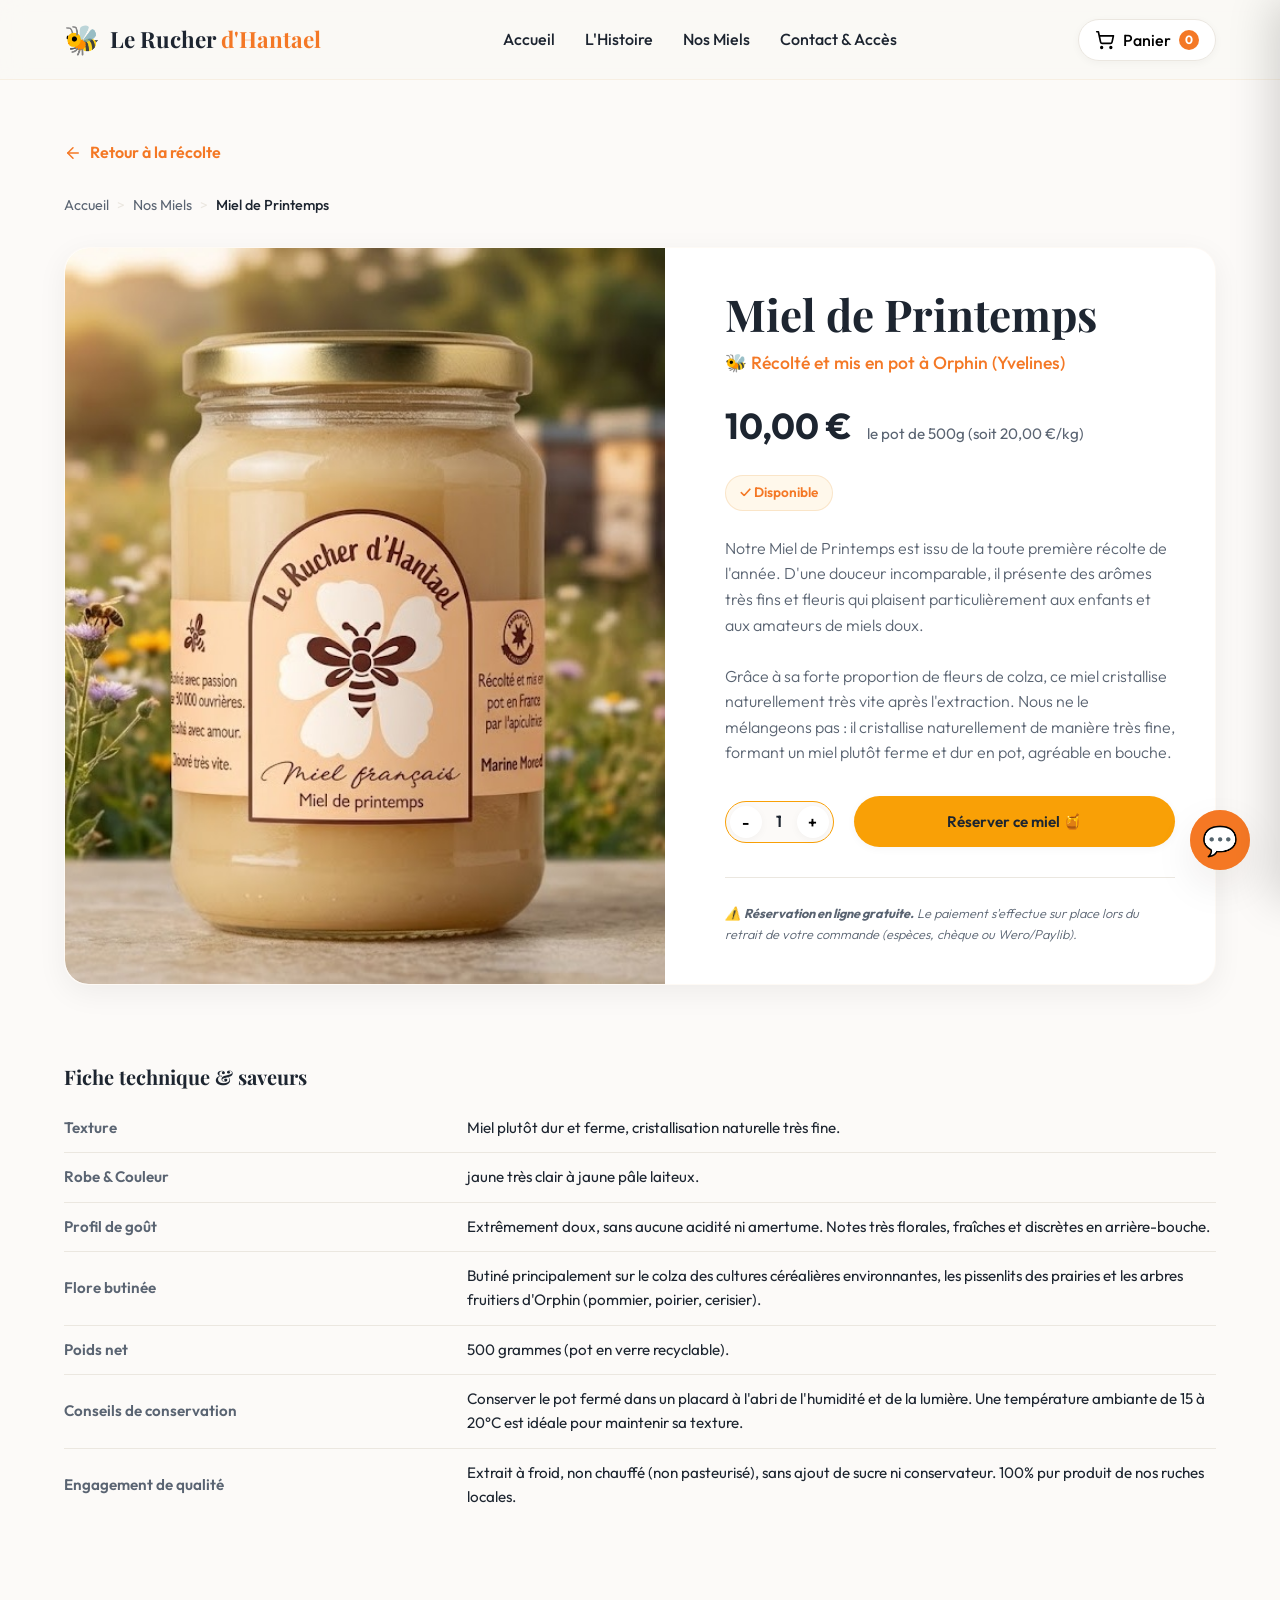
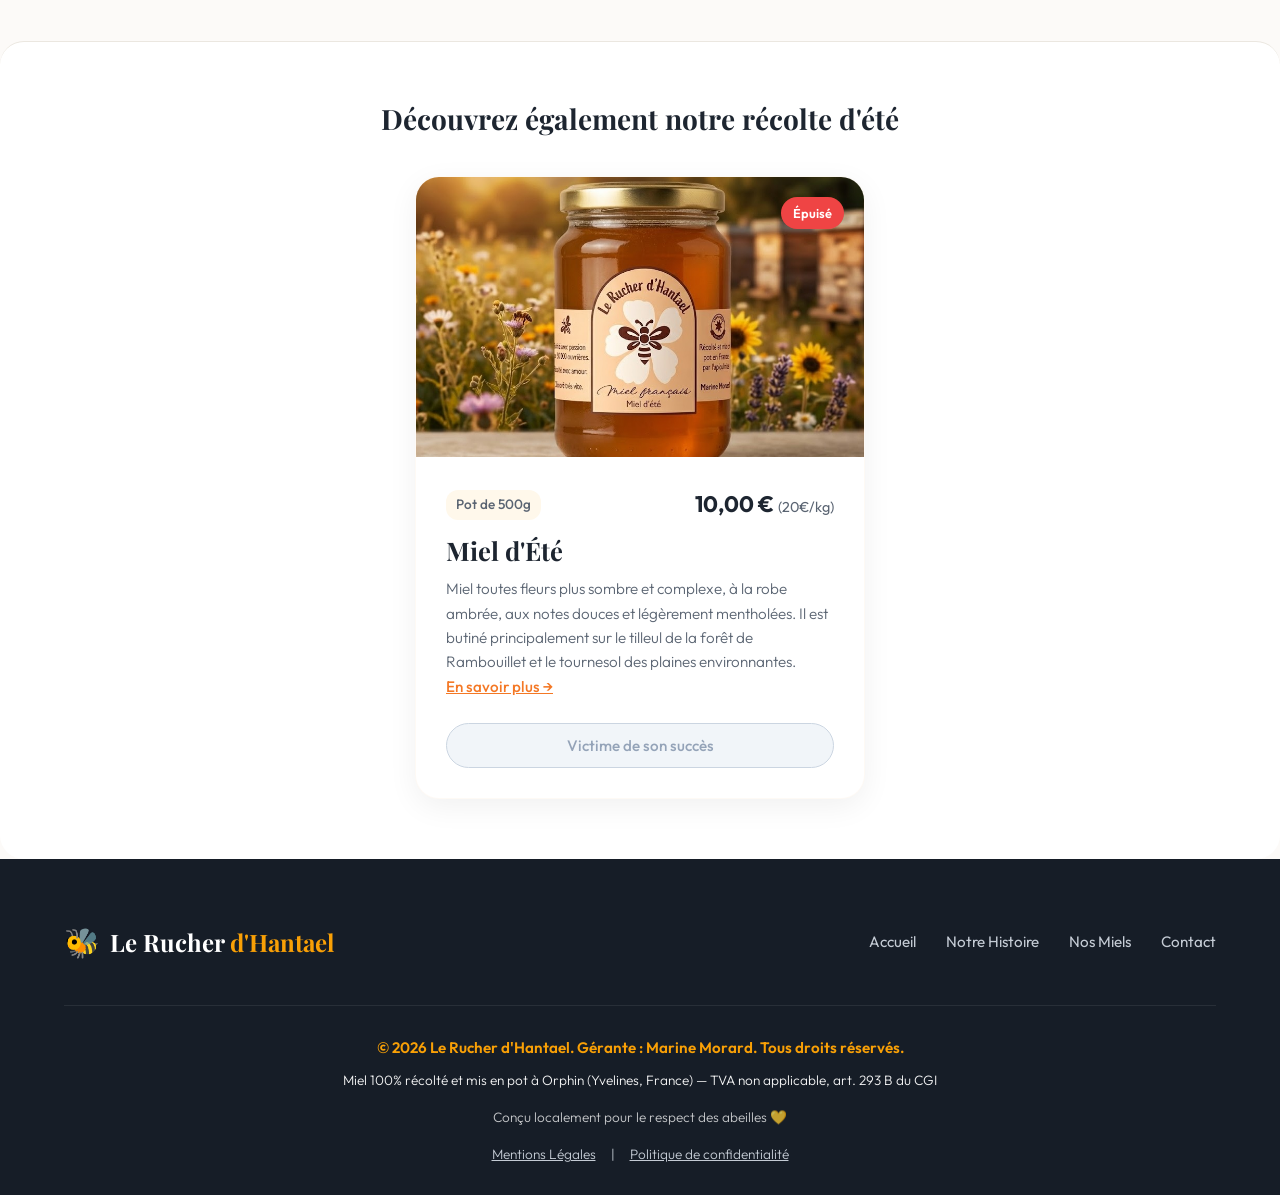
<file: miel-printemps.html>
<!DOCTYPE html>
<html lang="fr">
<head>
    <meta charset="UTF-8">
    <meta name="viewport" content="width=device-width, initial-scale=1.0">
    <title>Miel de Printemps - Le Rucher d'Hantael</title>
    
    <meta name="description" content="Découvrez notre Miel de Printemps artisanal récolté à Orphin (Yvelines). Pot de 500g de miel finement cristallisé et floral aux notes douces de colza et fruitiers. Réservez en ligne.">
    <meta name="keywords" content="miel de printemps, miel orphin, miel artisanal, miel ferme, rucher hantael, yvelines">
    <meta name="author" content="Le Rucher d'Hantael">
    
    <!-- Open Graph (Facebook / LinkedIn) -->
    <meta property="og:type" content="website">
    <meta property="og:title" content="Miel de Printemps - Le Rucher d'Hantael">
    <meta property="og:description" content="Miel toutes fleurs très doux et floral. Récolté et mis en pot à Orphin (78). Retrait sur place uniquement.">
    <meta property="og:image" content="assets/images/miel-printemps.jpg">
    
    <!-- Stylesheet -->
    <link rel="stylesheet" href="css/style.css?v=1.3">
    
    <!-- Favicon Shortcut -->
    <link rel="icon" href="data:image/svg+xml,<svg xmlns=%22http://www.w3.org/2000/svg%22 viewBox=%220 0 100 100%22><text y=%22.9em%22 font-size=%2290%22>🍯</text></svg>">
    
    <!-- Canonical Link -->
    <link rel="canonical" href="https://hantael.fr/miel-printemps.html">

    <!-- Données structurées JSON-LD -->
    <script type="application/ld+json">
    {
      "@context": "https://schema.org",
      "@type": "Product",
      "name": "Miel de Printemps - Le Rucher d'Hantael",
      "description": "Miel toutes fleurs très doux et floral avec une teinte jaune pâle. Il cristallise rapidement dans les jours qui suivent l'extraction. Issu principalement du colza, des arbres fruitiers (pommier, poirier, cerisier) et des fleurs de prairie (pissenlit) d'Orphin.",
      "image": "https://hantael.fr/assets/images/miel-printemps.jpg",
      "brand": {
        "@type": "Brand",
        "name": "Le Rucher d'Hantael"
      },
      "offers": {
        "@type": "Offer",
        "priceCurrency": "EUR",
        "price": "10.00",
        "availability": "https://schema.org/InStock",
        "itemCondition": "https://schema.org/NewCondition",
        "shippingDetails": {
          "@type": "OfferShippingDetails",
          "shippingRate": {
            "@type": "MonetaryAmount",
            "value": "0.00",
            "currency": "EUR"
          },
          "shippingDestination": {
            "@type": "DefinedRegion",
            "addressCountry": "FR"
          },
          "deliveryTime": {
            "@type": "ShippingDeliveryTime",
            "handlingTime": {
              "@type": "QuantitativeValue",
              "minValue": 0,
              "maxValue": 1,
              "unitCode": "DAY"
            },
            "transitTime": {
              "@type": "QuantitativeValue",
              "minValue": 0,
              "maxValue": 0,
              "unitCode": "DAY"
            }
          }
        },
        "hasMerchantReturnPolicy": {
          "@type": "MerchantReturnPolicy",
          "applicableCountry": "FR",
          "returnPolicyCategory": "https://schema.org/MerchantReturnNotPermitted"
        }
      },
      "aggregateRating": {
        "@type": "AggregateRating",
        "ratingValue": "5.0",
        "reviewCount": "12"
      },
      "review": [
        {
          "@type": "Review",
          "reviewRating": {
            "@type": "Rating",
            "ratingValue": "5"
          },
          "author": {
            "@type": "Person",
            "name": "Thomas D."
          },
          "reviewBody": "Miel de printemps finement cristallisé absolument délicieux et doux en bouche. Parfait pour les tartines."
        }
      ]
    }
    </script>
</head>
<body>

    <!-- HEADER & NAVIGATION -->
    <header class="header" id="header">
        <div class="container">
            <a href="index.html" class="logo-link" id="logo-link">
                <span class="logo-icon">🐝</span>
                <span class="logo-text">Le Rucher <span>d'Hantael</span></span>
            </a>
            
            <nav class="nav" id="nav">
                <ul class="nav-list">
                    <li><a href="index.html" class="nav-link">Accueil</a></li>
                    <li><a href="index.html#histoire" class="nav-link">L'Histoire</a></li>
                    <li><a href="index.html#miels" class="nav-link">Nos Miels</a></li>
                    <li><a href="index.html#contact" class="nav-link">Contact & Accès</a></li>
                </ul>
            </nav>
            
            <div style="display: flex; align-items: center; gap: 15px;">
                <button class="cart-toggle-btn" id="cart-toggle-btn" aria-label="Voir le panier">
                    <svg xmlns="http://www.w3.org/2000/svg" width="20" height="20" viewBox="0 0 24 24" fill="none" stroke="currentColor" stroke-width="2" stroke-linecap="round" stroke-linejoin="round"><circle cx="8" cy="21" r="1"/><circle cx="19" cy="21" r="1"/><path d="M2.05 2.05h2l2.66 12.42a2 2 0 0 0 2 1.58h9.78a2 2 0 0 0 1.95-1.57l1.65-7.43H5.12"/></svg>
                    <span>Panier</span>
                    <span class="cart-count-badge" id="cart-count">0</span>
                </button>
                
                <div class="menu-burger" id="menu-burger" aria-label="Ouvrir le menu">
                    <svg xmlns="http://www.w3.org/2000/svg" width="24" height="24" viewBox="0 0 24 24" fill="none" stroke="currentColor" stroke-width="2" stroke-linecap="round" stroke-linejoin="round"><line x1="4" y1="12" x2="20" y2="12"/><line x1="4" y1="6" x2="20" y2="6"/><line x1="4" y1="18" x2="20" y2="18"/></svg>
                </div>
            </div>
        </div>
    </header>

    <!-- MAIN PRODUCT SECTION -->
    <main style="padding-top: var(--header-height); min-height: 80vh;">
        <div class="container section-padding" style="padding-top: 40px; padding-bottom: 60px;">
            
            <!-- Breadcrumbs -->
            <div class="back-btn-container">
                <a href="index.html#miels" class="back-btn">
                    <svg xmlns="http://www.w3.org/2000/svg" width="18" height="18" viewBox="0 0 24 24" fill="none" stroke="currentColor" stroke-width="2" stroke-linecap="round" stroke-linejoin="round"><line x1="19" y1="12" x2="5" y2="12"/><polyline points="12 19 5 12 12 5"/></svg>
                    <span>Retour à la récolte</span>
                </a>
            </div>
            
            <nav class="breadcrumbs" aria-label="Fil d'Ariane">
                <a href="index.html">Accueil</a>
                <span>&gt;</span>
                <a href="index.html#miels">Nos Miels</a>
                <span>&gt;</span>
                <span style="color: var(--text-dark); font-weight: 500;">Miel de Printemps</span>
            </nav>
            
            <!-- Grid detail product-card -->
            <div class="product-detail-grid product-card" id="prod-printemps">
                
                <!-- Image -->
                <div class="product-detail-img-box">
                    <img src="assets/images/miel-printemps.jpg" alt="Pot de Miel de Printemps - Le Rucher d'Hantael" class="product-detail-img">
                </div>
                
                <!-- Information -->
                <div class="product-detail-info product-content">
                    <h1 class="product-detail-title">Miel de Printemps</h1>
                    <p class="product-detail-subtitle">🐝 Récolté et mis en pot à Orphin (Yvelines)</p>
                    
                    <div class="product-detail-price-row">
                        <span class="product-detail-price">10,00 €</span>
                        <span class="product-detail-price-unit">le pot de 500g (soit 20,00 €/kg)</span>
                    </div>
                    
                    <span class="product-detail-status available">✓ Disponible</span>
                    
                    <div class="product-detail-desc">
                        <p>Notre Miel de Printemps est issu de la toute première récolte de l'année. D'une douceur incomparable, il présente des arômes très fins et fleuris qui plaisent particulièrement aux enfants et aux amateurs de miels doux.</p>
                        <br>
                        <p>Grâce à sa forte proportion de fleurs de colza, ce miel cristallise naturellement très vite après l'extraction. Nous ne le mélangeons pas : il cristallise naturellement de manière très fine, formant un miel plutôt ferme et dur en pot, agréable en bouche.</p>
                    </div>
                    
                    <div class="product-detail-actions" style="margin-bottom: 25px;">
                        <div class="quantity-selector">
                            <button class="qty-btn dec-qty" aria-label="Diminuer la quantité">-</button>
                            <span class="qty-value" id="qty-printemps">1</span>
                            <button class="qty-btn inc-qty" aria-label="Augmenter la quantité">+</button>
                        </div>
                        <button class="btn btn-primary product-btn add-to-cart-btn" data-id="printemps" data-name="Miel de Printemps" data-price="10" data-img="assets/images/miel-printemps.jpg" id="btn-add-printemps">
                            <span>Réserver ce miel 🍯</span>
                        </button>
                    </div>
                    
                    <p style="font-size: 0.8rem; color: var(--text-muted); font-style: italic;">
                        ⚠️ <strong>Réservation en ligne gratuite.</strong> Le paiement s'effectue sur place lors du retrait de votre commande (espèces, chèque ou Wero/Paylib).
                    </p>
                </div>
            </div>
            
            <!-- Technical Specifications -->
            <div class="specs-section">
                <h3 class="specs-title">Fiche technique & saveurs</h3>
                <table class="specs-table">
                    <tbody>
                        <tr>
                            <td class="spec-label">Texture</td>
                            <td class="spec-value">Miel plutôt dur et ferme, cristallisation naturelle très fine.</td>
                        </tr>
                        <tr>
                            <td class="spec-label">Robe & Couleur</td>
                            <td class="spec-value">jaune très clair à jaune pâle laiteux.</td>
                        </tr>
                        <tr>
                            <td class="spec-label">Profil de goût</td>
                            <td class="spec-value">Extrêmement doux, sans aucune acidité ni amertume. Notes très florales, fraîches et discrètes en arrière-bouche.</td>
                        </tr>
                        <tr>
                            <td class="spec-label">Flore butinée</td>
                            <td class="spec-value">Butiné principalement sur le colza des cultures céréalières environnantes, les pissenlits des prairies et les arbres fruitiers d'Orphin (pommier, poirier, cerisier).</td>
                        </tr>
                        <tr>
                            <td class="spec-label">Poids net</td>
                            <td class="spec-value">500 grammes (pot en verre recyclable).</td>
                        </tr>
                        <tr>
                            <td class="spec-label">Conseils de conservation</td>
                            <td class="spec-value">Conserver le pot fermé dans un placard à l'abri de l'humidité et de la lumière. Une température ambiante de 15 à 20°C est idéale pour maintenir sa texture.</td>
                        </tr>
                        <tr>
                            <td class="spec-label">Engagement de qualité</td>
                            <td class="spec-value">Extrait à froid, non chauffé (non pasteurisé), sans ajout de sucre ni conservateur. 100% pur produit de nos ruches locales.</td>
                        </tr>
                    </tbody>
                </table>
            </div>
        </div>
        
        <!-- CROSS SUGGESTIONS -->
        <section class="suggestions-section">
            <div class="container">
                <h3 class="suggestions-title">Découvrez également notre récolte d'été</h3>
                <div class="suggestions-grid">
                    <!-- Miel d'Été -->
                    <div class="product-card" id="prod-ete">
                        <div class="product-img-container">
                            <img src="assets/images/miel-ete.jpg" alt="Pot de Miel d'Été du Rucher d'Hantael" class="product-img">
                            <span class="product-badge" style="background: #ef4444; color: white;">Épuisé</span>
                        </div>
                        <div class="product-content">
                            <div class="product-meta">
                                <span class="product-size">Pot de 500g</span>
                                <div class="product-price">10,00 € <span>(20€/kg)</span></div>
                            </div>
                            <h3><a href="miel-ete.html" style="color: inherit; transition: color var(--transition-fast);">Miel d'Été</a></h3>
                            <p class="product-description">Miel toutes fleurs plus sombre et complexe, à la robe ambrée, aux notes douces et légèrement mentholées. Il est butiné principalement sur le tilleul de la forêt de Rambouillet et le tournesol des plaines environnantes. <a href="miel-ete.html" style="color: var(--secondary); font-weight: 500; text-decoration: underline; white-space: nowrap;">En savoir plus →</a></p>
                            <div class="product-action" style="width: 100%;">
                                <button class="btn product-btn" disabled style="width: 100%; justify-content: center; background: #f1f5f9; color: #94a3b8; border: 1px solid #cbd5e1; cursor: not-allowed; text-align: center; display: block; font-weight: 500;">
                                    <span>Victime de son succès</span>
                                </button>
                            </div>
                        </div>
                    </div>
                </div>
            </div>
        </section>
    </main>

    <!-- CART OVERLAY & SLIDE DRAWER -->
    <div class="cart-overlay" id="cart-overlay"></div>
    <div class="cart-modal" id="cart-modal">
        <div class="cart-header">
            <h2 id="cart-title">Votre Panier de Réservation 🍯</h2>
            <button class="cart-close-btn" id="cart-close-btn" aria-label="Fermer le panier">&times;</button>
        </div>
        
        <!-- STEP 1 : CART LIST -->
        <div class="cart-body" id="cart-step-list">
            <div class="cart-empty-message" id="cart-empty-message">
                <div class="cart-empty-icon">🐝</div>
                <p>Votre panier est vide pour le moment.</p>
                <p style="font-size: 0.9rem; margin-top: 10px;">Parcourez notre récolte pour y ajouter des pots de miel.</p>
                <button class="btn btn-secondary" style="margin-top: 25px;" id="btn-continue-shopping">Découvrir les miels</button>
            </div>
            
            <div id="cart-items-container" style="display: none;">
                <div class="cart-info-banner">
                    <span class="info-banner-icon">⚠️</span>
                    <div class="info-banner-text">
                        <strong>Panier de réservation uniquement :</strong> aucun paiement en ligne. Vos produits sont réservés pour un retrait sur place, avec règlement final lors du retrait.
                    </div>
                </div>
                
                <div class="cart-items-list" id="cart-items-list">
                    <!-- Items inserted by JS -->
                </div>
                
                <div class="cart-summary">
                    <div class="summary-row">
                        <span>Poids total :</span>
                        <span id="cart-total-weight">0 kg</span>
                    </div>
                    <div class="summary-row">
                        <span>Nombre de pots :</span>
                        <span id="cart-total-pots">0</span>
                    </div>
                    <div class="summary-row summary-total">
                        <span>Total de votre réservation :</span>
                        <span id="cart-total-price">0,00 €</span>
                    </div>
                </div>
                
                <div class="payment-methods-notice">
                    <h4>Moyens de paiement acceptés au retrait :</h4>
                    <div class="payment-badges">
                        <span class="payment-badge"><span class="badge-icon">💵</span> Espèces</span>
                        <span class="payment-badge"><span class="badge-icon">📝</span> Chèque</span>
                        <span class="payment-badge"><span class="badge-icon">📱</span> Wero / Paylib</span>
                    </div>
                    <p class="payment-subtext">Aucun paiement en ligne • Le règlement s'effectue lors du retrait</p>
                </div>
            </div>
        </div>
        
        <!-- STEP 2 : RESERVATION DETAILS FORM -->
        <div class="cart-body reservation-step" id="cart-step-form">
            <h3 style="font-size: 1.4rem; margin-bottom: 20px; font-family: var(--font-body); font-weight:600;">Coordonnées de réservation</h3>
            
            <div class="pickup-info-card">
                <h4>📍 Point de retrait unique</h4>
                <p>Le retrait s'effectue directement sur place au Rucher : <br><strong>__RUCHER_STREET__, __RUCHER_ZIP__ __RUCHER_CITY__</strong></p>
            </div>
            
            <form id="reservation-form">
                <div class="form-row">
                    <div class="form-group">
                        <label for="client-lastname" class="form-label">Nom *</label>
                        <input type="text" id="client-lastname" class="form-input" placeholder="Dupont" required>
                    </div>
                    <div class="form-group">
                        <label for="client-firstname" class="form-label">Prénom *</label>
                        <input type="text" id="client-firstname" class="form-input" placeholder="Jean" required>
                    </div>
                </div>
                
                <div class="form-group">
                    <label for="client-phone" class="form-label">Téléphone de contact *</label>
                    <input type="tel" id="client-phone" class="form-input" placeholder="06 12 34 56 78" required>
                </div>
                
                <div class="form-group">
                    <label for="client-email" class="form-label">Adresse e-mail *</label>
                    <input type="email" id="client-email" class="form-input" placeholder="jean.dupont@email.com" required>
                </div>
                
                <div class="form-row">
                    <div class="form-group">
                        <label for="pickup-date" class="form-label">Date souhaitée *</label>
                        <input type="date" id="pickup-date" class="form-input" required>
                    </div>
                    <div class="form-group">
                        <label for="pickup-time" class="form-label">Heure souhaitée *</label>
                        <input type="time" id="pickup-time" class="form-input" required>
                    </div>
                </div>
                
                <div class="form-group">
                    <label for="client-notes" class="form-label">Message ou précision (optionnel)</label>
                    <textarea id="client-notes" class="form-input" rows="3" placeholder="Ex: Précision sur l'heure, demande particulière..."></textarea>
                </div>
                
                <!-- Encart de Paiement et RGPD Stylisé -->
                <div class="checkout-info-block">
                    <div class="payment-methods-card">
                        <h4>💶 Règlement lors du retrait</h4>
                        <div class="payment-badges-list">
                            <div class="payment-badge-item">
                                <span class="badge-tag">Espèces 💵</span>
                                <span class="badge-desc">Prévoyez l'appoint si possible</span>
                            </div>
                            <div class="payment-badge-item">
                                <span class="badge-tag">Chèque 📝</span>
                                <span class="badge-desc">À l'ordre de Marine Morard</span>
                            </div>
                            <div class="payment-badge-item">
                                <span class="badge-tag">Wero / Paylib 📱</span>
                                <span class="badge-desc">Virement mobile instantané</span>
                            </div>
                        </div>
                        <p class="payment-warning-text">⚠️ Aucun paiement ne s'effectue en ligne sur ce site.</p>
                    </div>
                    
                    <div class="rgpd-notice-card">
                        <span class="rgpd-icon">🔒</span>
                        <p><strong>Confidentialité :</strong> Vos données sont traitées conformément à notre <a href="politique-confidentialite.html" target="_blank" style="text-decoration: underline; color: var(--secondary);">politique de confidentialité</a> et servent exclusivement à gérer votre retrait.</p>
                    </div>
                </div>
            </form>
        </div>
        
        <!-- FOOTER FOR BUTTONS -->
        <div class="cart-footer" id="cart-footer" style="display: none;">
            <!-- Buttons for Step 1 -->
            <div id="footer-actions-step-list">
                <button class="btn btn-primary checkout-btn" id="btn-go-to-checkout">
                    <span>Valider ma sélection</span>
                    <svg xmlns="http://www.w3.org/2000/svg" width="18" height="18" viewBox="0 0 24 24" fill="none" stroke="currentColor" stroke-width="2" stroke-linecap="round" stroke-linejoin="round"><line x1="5" y1="12" x2="19" y2="12"/><polyline points="12 5 19 12 12 19"/></svg>
                </button>
            </div>
            
            <!-- Buttons for Step 2 -->
            <div id="footer-actions-step-form" style="display: none;">
                <div class="reservation-actions">
                    <button class="btn btn-secondary" id="btn-back-to-list" style="padding: 14px 10px;">Retour</button>
                    <span style="font-weight: 700; display: flex; align-items: center; justify-content: flex-end; font-size: 1.15rem;" id="checkout-total-price">0,00 €</span>
                </div>
                
                <div class="action-buttons-wrap">
                    <button type="submit" form="reservation-form" class="btn submit-whatsapp-btn" id="btn-submit-whatsapp">
                        <span>Réserver par WhatsApp 💬</span>
                    </button>
                    <button type="submit" form="reservation-form" class="btn submit-email-btn" id="btn-submit-email">
                        <span>Réserver par E-mail ✉️</span>
                    </button>
                </div>
            </div>
        </div>
    </div>

    <!-- SUCCESS MODAL -->
    <div class="success-overlay" id="success-overlay">
        <div class="success-card">
            <div class="success-icon-wrap">🍯</div>
            <h3>Réservation préparée !</h3>
            <p>Votre message de réservation a été généré avec succès. Afin de valider définitivement la commande, veuillez envoyer le message via l'application ouverte.</p>
            
            <div class="success-details">
                <div class="success-details-title">Récapitulatif du retrait</div>
                <ul>
                    <li><span>Lieu :</span><strong>__RUCHER_STREET__, __RUCHER_CITY__</strong></li>
                    <li><span>Date :</span><strong id="success-date">-</strong></li>
                    <li><span>Heure :</span><strong id="success-time">-</strong></li>
                    <li><span>Total :</span><strong id="success-price">-</strong></li>
                    <li><span>Paiement :</span><strong>Espèces, Chèque ou Wero</strong></li>
                </ul>
            </div>
            
            <button class="btn btn-primary" id="btn-close-success" style="width: 100%;">Retourner au site</button>
        </div>
    </div>

    <!-- FOOTER -->
    <footer class="footer">
        <div class="container">
            <div class="footer-top">
                <div class="footer-logo">
                    <span class="logo-icon">🐝</span>
                    <span class="footer-logo-text">Le Rucher <span>d'Hantael</span></span>
                </div>
                <ul class="footer-nav">
                    <li><a href="index.html">Accueil</a></li>
                    <li><a href="index.html#histoire">Notre Histoire</a></li>
                    <li><a href="index.html#miels">Nos Miels</a></li>
                    <li><a href="index.html#contact">Contact</a></li>
                </ul>
            </div>
            <div class="footer-bottom" style="flex-direction: column; gap: 10px; align-items: center; text-align: center;">
                <p style="color: var(--primary); font-weight: 600; font-size: 0.95rem;">&copy; 2026 Le Rucher d'Hantael. Gérante : Marine Morard. Tous droits réservés.</p>
                <p style="font-size: 0.85rem; color: rgba(255, 255, 255, 0.95);">Miel 100% récolté et mis en pot à Orphin (Yvelines, France) — TVA non applicable, art. 293 B du CGI</p>
                <p style="font-size: 0.85rem; color: rgba(255, 255, 255, 0.75); margin-top: 5px;">Conçu localement pour le respect des abeilles 💛</p>
                <p style="margin-top: 5px; display: flex; justify-content: center; gap: 15px; flex-wrap: wrap;">
                    <a href="#" id="open-legal" style="font-size: 0.85rem; color: var(--text-light-muted); text-decoration: underline; transition: color var(--transition-smooth);">Mentions Légales</a>
                    <span style="color: var(--text-light-muted); font-size: 0.85rem;">|</span>
                    <a href="politique-confidentialite.html" style="font-size: 0.85rem; color: var(--text-light-muted); text-decoration: underline; transition: color var(--transition-smooth);">Politique de confidentialité</a>
                </p>
            </div>
        </div>
    </footer>

    <!-- MENTIONS LEGALES MODAL -->
    <div class="legal-overlay" id="legal-overlay">
        <div class="legal-card">
            <button class="legal-close" id="close-legal" aria-label="Fermer les mentions légales">&times;</button>
            <div class="legal-content">
                <h3>Mentions Légales</h3>
                
                <h4>Éditeur du site</h4>
                <p>
                    <strong>Le Rucher d'Hantael</strong><br>
                    Propriétaire & Directrice de la publication : Marine Morard<br>
                    Adresse : __RUCHER_STREET__, __RUCHER_ZIP__ __RUCHER_CITY__<br>
                    E-mail : __RUCHER_EMAIL__<br>
                    Téléphone : __RUCHER_PHONE_FORMATTED__
                </p>
                
                <h4>Immatriculation</h4>
                <p>
                    Numéro SIRET : __RUCHER_SIRET__<br>
                    Régime : Micro-entreprise agricole (TVA non applicable, art. 293 B du CGI)
                </p>
                
                <h4>Hébergement</h4>
                <p>
                    Le site est hébergé par :<br>
                    <strong>Infomaniak Network SA</strong><br>
                    Adresse : Rue Eugène-Marziano 25, 1227 Les Acacias, Genève, Suisse<br>
                    Téléphone : +41 22 820 35 44<br>
                    Site web : <a href="https://www.infomaniak.com" target="_blank" rel="noopener noreferrer" style="color: var(--primary); text-decoration: underline;">www.infomaniak.com</a>
                </p>
                
                <h4>Propriété intellectuelle</h4>
                <p>
                    L'ensemble des contenus de ce site (textes, photographies, logos) est protégé par les lois en vigueur relatives à la propriété intellectuelle. Toute reproduction ou représentation, intégrale ou partielle, est interdite sans l'accord préalable de l'éditeur.
                </p>
            </div>
        </div>
    </div>

    <!-- CHATBOT WIDGET -->
    <!-- Bouton flottant -->
    <div class="chatbot-trigger" id="chatbot-trigger" aria-label="Ouvrir l'assistant virtuel">
        <span class="chatbot-icon">💬</span>
        <span class="chatbot-pulse"></span>
    </div>

    <!-- Fenêtre de chat -->
    <div class="chatbot-window" id="chatbot-window">
        <div class="chatbot-header">
            <div class="chatbot-header-info">
                <span class="chatbot-header-avatar">🐝</span>
                <div>
                    <h4 style="margin: 0; color: white;">L'Assistant du Rucher</h4>
                    <span class="chatbot-status" style="font-size: 0.75rem; opacity: 0.85;">En ligne • Réponse instantanée</span>
                </div>
            </div>
            <button class="chatbot-close" id="chatbot-close" style="background: none; border: none; color: white; font-size: 1.5rem; cursor: pointer;">&times;</button>
        </div>
        
        <div class="chatbot-messages" id="chatbot-messages">
            <!-- Messages chargés par JS -->
        </div>
        
        <div class="chatbot-input-area">
            <input type="text" id="chatbot-input" placeholder="Posez une question (ex: horaires, tarifs...)" aria-label="Votre question">
            <button id="chatbot-send" aria-label="Envoyer">
                <svg xmlns="http://www.w3.org/2000/svg" width="18" height="18" viewBox="0 0 24 24" fill="none" stroke="currentColor" stroke-width="2" stroke-linecap="round" stroke-linejoin="round"><line x1="22" y1="2" x2="11" y2="13"/><polygon points="22 2 15 22 11 13 2 9 22 2"/></svg>
            </button>
        </div>
    </div>

    <!-- JavaScript -->
    <script src="js/app.js" charset="UTF-8"></script>
</body>
</html>
</file>
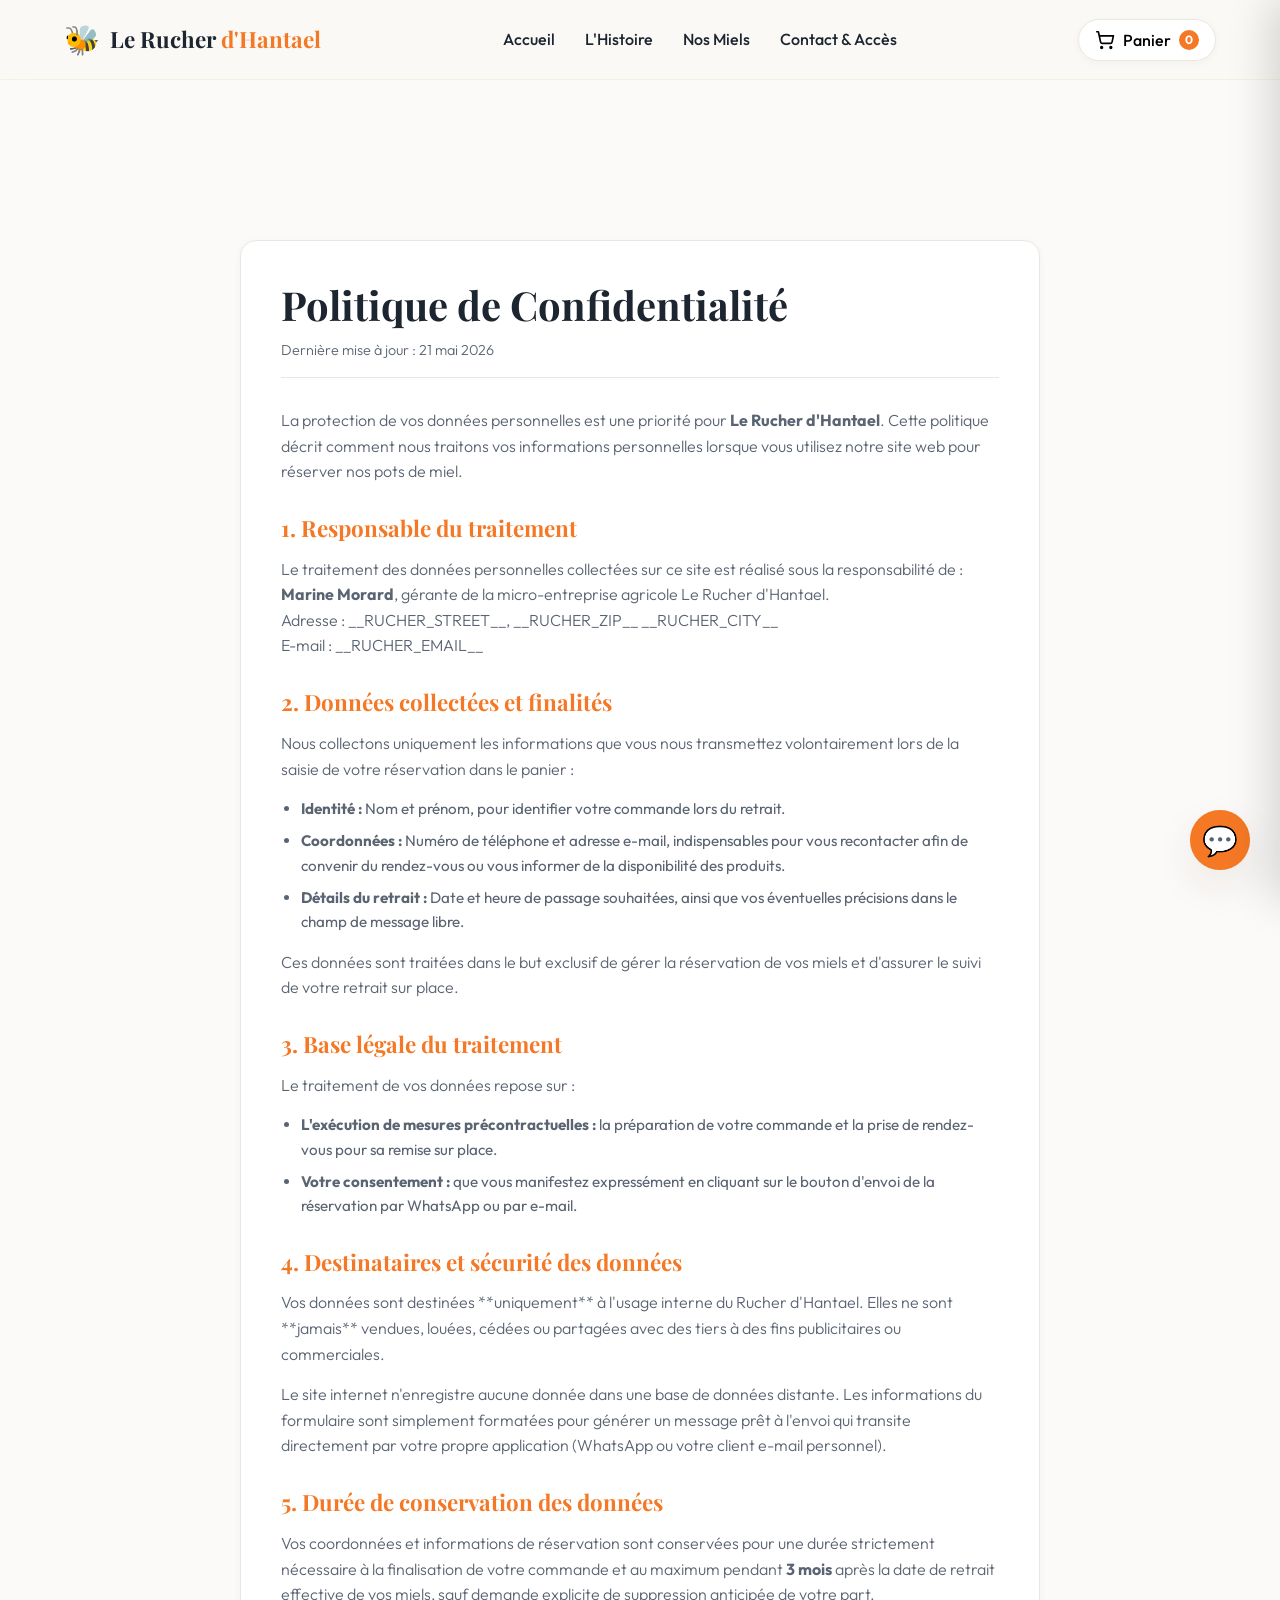
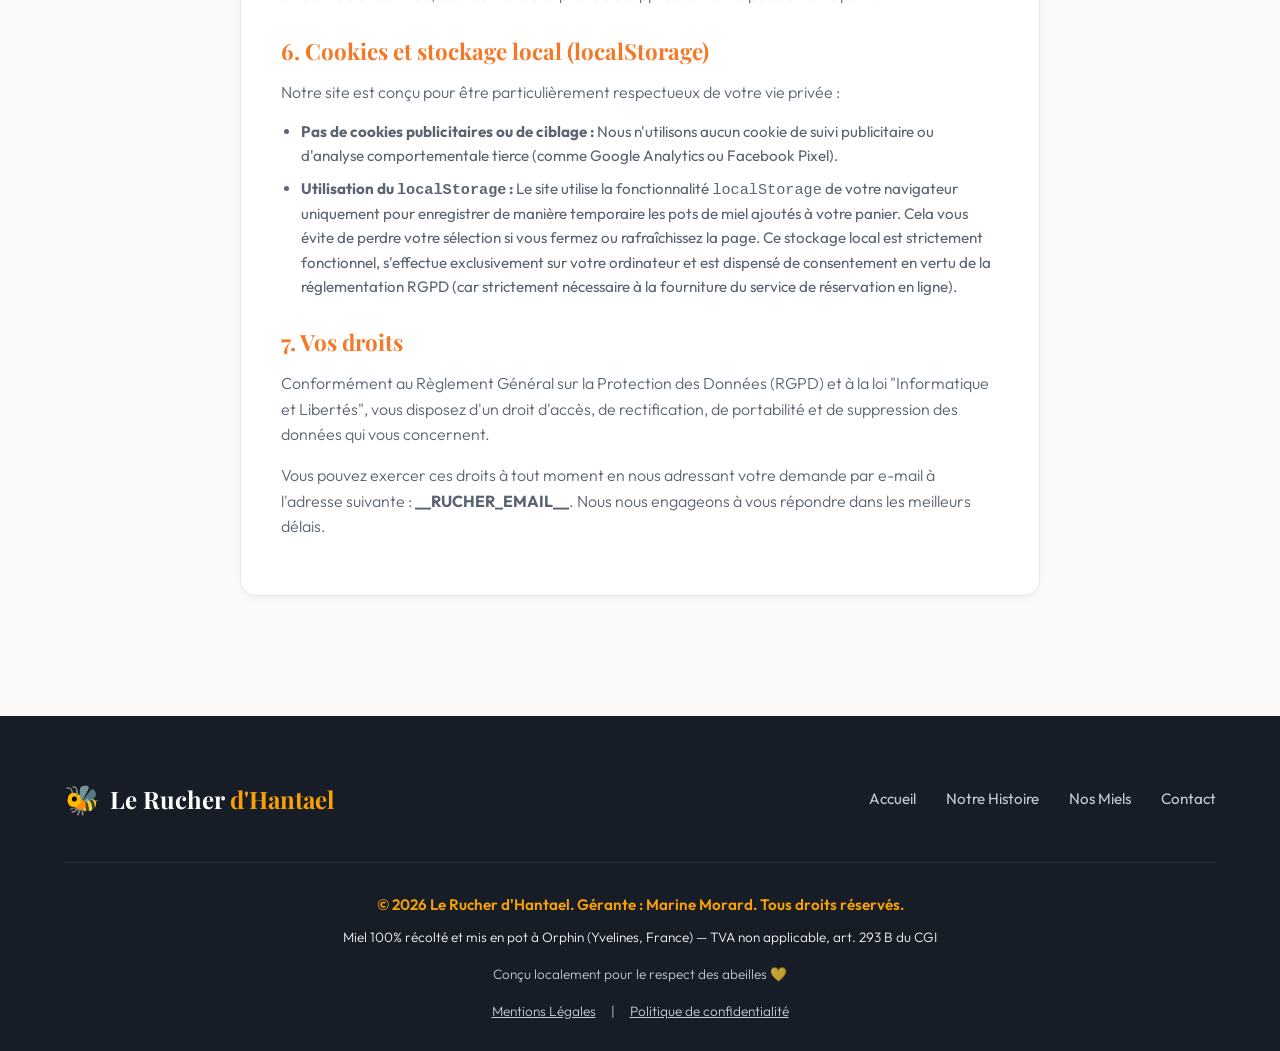
<file: politique-confidentialite.html>
<!DOCTYPE html>
<html lang="fr">
<head>
    <meta charset="UTF-8">
    <meta name="viewport" content="width=device-width, initial-scale=1.0">
    <title>Politique de Confidentialité - Le Rucher d'Hantael</title>
    
    <!-- Meta Tags SEO -->
    <meta name="description" content="Découvrez la politique de confidentialité du Rucher d'Hantael. Nous expliquons comment sont gérées vos données de réservation et l'usage de localStorage.">
    <meta name="keywords" content="politique de confidentialite, cookies, rgpd, localStorage, rucher hantael, yvelines">
    <meta name="author" content="Le Rucher d'Hantael">
    
    <!-- Open Graph (Facebook / LinkedIn) -->
    <meta property="og:type" content="website">
    <meta property="og:title" content="Politique de Confidentialité - Le Rucher d'Hantael">
    <meta property="og:description" content="Informations sur le traitement de vos données personnelles et l'absence de cookies traceurs sur notre site.">
    
    <!-- Stylesheet -->
    <link rel="stylesheet" href="css/style.css?v=1.3">
    
    <!-- Favicon Shortcut -->
    <link rel="icon" href="data:image/svg+xml,<svg xmlns=%22http://www.w3.org/2000/svg%22 viewBox=%220 0 100 100%22><text y=%22.9em%22 font-size=%2290%22>🍯</text></svg>">
    
    <!-- Canonical Link -->
    <link rel="canonical" href="https://hantael.fr/politique-confidentialite.html">
</head>
<body>

    <!-- HEADER & NAVIGATION -->
    <header class="header" id="header">
        <div class="container">
            <a href="index.html" class="logo-link" id="logo-link">
                <span class="logo-icon">🐝</span>
                <span class="logo-text">Le Rucher <span>d'Hantael</span></span>
            </a>
            
            <nav class="nav" id="nav">
                <ul class="nav-list">
                    <li><a href="index.html" class="nav-link">Accueil</a></li>
                    <li><a href="index.html#histoire" class="nav-link">L'Histoire</a></li>
                    <li><a href="index.html#miels" class="nav-link">Nos Miels</a></li>
                    <li><a href="index.html#contact" class="nav-link">Contact & Accès</a></li>
                </ul>
            </nav>
            
            <div style="display: flex; align-items: center; gap: 15px;">
                <button class="cart-toggle-btn" id="cart-toggle-btn" aria-label="Voir le panier">
                    <svg xmlns="http://www.w3.org/2000/svg" width="20" height="20" viewBox="0 0 24 24" fill="none" stroke="currentColor" stroke-width="2" stroke-linecap="round" stroke-linejoin="round"><circle cx="8" cy="21" r="1"/><circle cx="19" cy="21" r="1"/><path d="M2.05 2.05h2l2.66 12.42a2 2 0 0 0 2 1.58h9.78a2 2 0 0 0 1.95-1.57l1.65-7.43H5.12"/></svg>
                    <span>Panier</span>
                    <span class="cart-count-badge" id="cart-count">0</span>
                </button>
                
                <div class="menu-burger" id="menu-burger" aria-label="Ouvrir le menu">
                    <svg xmlns="http://www.w3.org/2000/svg" width="24" height="24" viewBox="0 0 24 24" fill="none" stroke="currentColor" stroke-width="2" stroke-linecap="round" stroke-linejoin="round"><line x1="4" y1="12" x2="20" y2="12"/><line x1="4" y1="6" x2="20" y2="6"/><line x1="4" y1="18" x2="20" y2="18"/></svg>
                </div>
            </div>
        </div>
    </header>

    <!-- MAIN PRIVACY CONTENT -->
    <main style="padding-top: var(--header-height); min-height: 80vh; background-color: var(--bg-light);">
        <div class="container" style="padding-top: 40px; padding-bottom: 60px;">
            
            <div class="privacy-container">
                <h1>Politique de Confidentialité</h1>
                <p class="privacy-last-update">Dernière mise à jour : 21 mai 2026</p>
                
                <div class="privacy-content">
                    <p>La protection de vos données personnelles est une priorité pour <strong>Le Rucher d'Hantael</strong>. Cette politique décrit comment nous traitons vos informations personnelles lorsque vous utilisez notre site web pour réserver nos pots de miel.</p>
                    
                    <h2>1. Responsable du traitement</h2>
                    <p>Le traitement des données personnelles collectées sur ce site est réalisé sous la responsabilité de :<br>
                    <strong>Marine Morard</strong>, gérante de la micro-entreprise agricole Le Rucher d'Hantael.<br>
                    Adresse : __RUCHER_STREET__, __RUCHER_ZIP__ __RUCHER_CITY__<br>
                    E-mail : __RUCHER_EMAIL__</p>
                    
                    <h2>2. Données collectées et finalités</h2>
                    <p>Nous collectons uniquement les informations que vous nous transmettez volontairement lors de la saisie de votre réservation dans le panier :</p>
                    <ul>
                        <li><strong>Identité :</strong> Nom et prénom, pour identifier votre commande lors du retrait.</li>
                        <li><strong>Coordonnées :</strong> Numéro de téléphone et adresse e-mail, indispensables pour vous recontacter afin de convenir du rendez-vous ou vous informer de la disponibilité des produits.</li>
                        <li><strong>Détails du retrait :</strong> Date et heure de passage souhaitées, ainsi que vos éventuelles précisions dans le champ de message libre.</li>
                    </ul>
                    <p>Ces données sont traitées dans le but exclusif de gérer la réservation de vos miels et d'assurer le suivi de votre retrait sur place.</p>
                    
                    <h2>3. Base légale du traitement</h2>
                    <p>Le traitement de vos données repose sur :</p>
                    <ul>
                        <li><strong>L'exécution de mesures précontractuelles :</strong> la préparation de votre commande et la prise de rendez-vous pour sa remise sur place.</li>
                        <li><strong>Votre consentement :</strong> que vous manifestez expressément en cliquant sur le bouton d'envoi de la réservation par WhatsApp ou par e-mail.</li>
                    </ul>
                    
                    <h2>4. Destinataires et sécurité des données</h2>
                    <p>Vos données sont destinées **uniquement** à l'usage interne du Rucher d'Hantael. Elles ne sont **jamais** vendues, louées, cédées ou partagées avec des tiers à des fins publicitaires ou commerciales.</p>
                    <p>Le site internet n'enregistre aucune donnée dans une base de données distante. Les informations du formulaire sont simplement formatées pour générer un message prêt à l'envoi qui transite directement par votre propre application (WhatsApp ou votre client e-mail personnel).</p>
                    
                    <h2>5. Durée de conservation des données</h2>
                    <p>Vos coordonnées et informations de réservation sont conservées pour une durée strictement nécessaire à la finalisation de votre commande et au maximum pendant <strong>3 mois</strong> après la date de retrait effective de vos miels, sauf demande explicite de suppression anticipée de votre part.</p>
                    
                    <h2>6. Cookies et stockage local (localStorage)</h2>
                    <p>Notre site est conçu pour être particulièrement respectueux de votre vie privée :</p>
                    <ul>
                        <li><strong>Pas de cookies publicitaires ou de ciblage :</strong> Nous n'utilisons aucun cookie de suivi publicitaire ou d'analyse comportementale tierce (comme Google Analytics ou Facebook Pixel).</li>
                        <li><strong>Utilisation du <code>localStorage</code> :</strong> Le site utilise la fonctionnalité <code>localStorage</code> de votre navigateur uniquement pour enregistrer de manière temporaire les pots de miel ajoutés à votre panier. Cela vous évite de perdre votre sélection si vous fermez ou rafraîchissez la page. Ce stockage local est strictement fonctionnel, s'effectue exclusivement sur votre ordinateur et est dispensé de consentement en vertu de la réglementation RGPD (car strictement nécessaire à la fourniture du service de réservation en ligne).</li>
                    </ul>
                    
                    <h2>7. Vos droits</h2>
                    <p>Conformément au Règlement Général sur la Protection des Données (RGPD) et à la loi "Informatique et Libertés", vous disposez d'un droit d'accès, de rectification, de portabilité et de suppression des données qui vous concernent.</p>
                    <p>Vous pouvez exercer ces droits à tout moment en nous adressant votre demande par e-mail à l'adresse suivante : <strong>__RUCHER_EMAIL__</strong>. Nous nous engageons à vous répondre dans les meilleurs délais.</p>
                </div>
            </div>
            
        </div>
    </main>

    <!-- CART OVERLAY & SLIDE DRAWER -->
    <div class="cart-overlay" id="cart-overlay"></div>
    <div class="cart-modal" id="cart-modal">
        <div class="cart-header">
            <h2 id="cart-title">Votre Panier de Réservation 🍯</h2>
            <button class="cart-close-btn" id="cart-close-btn" aria-label="Fermer le panier">&times;</button>
        </div>
        
        <!-- STEP 1 : CART LIST -->
        <div class="cart-body" id="cart-step-list">
            <div class="cart-empty-message" id="cart-empty-message">
                <div class="cart-empty-icon">🐝</div>
                <p>Votre panier est vide pour le moment.</p>
                <p style="font-size: 0.9rem; margin-top: 10px;">Parcourez notre récolte pour y ajouter des pots de miel.</p>
                <button class="btn btn-secondary" style="margin-top: 25px;" id="btn-continue-shopping">Découvrir les miels</button>
            </div>
            
            <div id="cart-items-container" style="display: none;">
                <div class="cart-info-banner">
                    <span class="info-banner-icon">⚠️</span>
                    <div class="info-banner-text">
                        <strong>Panier de réservation uniquement :</strong> aucun paiement en ligne. Vos produits sont réservés pour un retrait sur place, avec règlement final lors du retrait.
                    </div>
                </div>
                
                <div class="cart-items-list" id="cart-items-list">
                    <!-- Items inserted by JS -->
                </div>
                
                <div class="cart-summary">
                    <div class="summary-row">
                        <span>Poids total :</span>
                        <span id="cart-total-weight">0 kg</span>
                    </div>
                    <div class="summary-row">
                        <span>Nombre de pots :</span>
                        <span id="cart-total-pots">0</span>
                    </div>
                    <div class="summary-row summary-total">
                        <span>Total de votre réservation :</span>
                        <span id="cart-total-price">0,00 €</span>
                    </div>
                </div>
                
                <div class="payment-methods-notice">
                    <h4>Moyens de paiement acceptés au retrait :</h4>
                    <div class="payment-badges">
                        <span class="payment-badge"><span class="badge-icon">💵</span> Espèces</span>
                        <span class="payment-badge"><span class="badge-icon">📝</span> Chèque</span>
                        <span class="payment-badge"><span class="badge-icon">📱</span> Wero / Paylib</span>
                    </div>
                    <p class="payment-subtext">Aucun paiement en ligne • Le règlement s'effectue lors du retrait</p>
                </div>
            </div>
        </div>
        
        <!-- STEP 2 : RESERVATION DETAILS FORM -->
        <div class="cart-body reservation-step" id="cart-step-form">
            <h3 style="font-size: 1.4rem; margin-bottom: 20px; font-family: var(--font-body); font-weight:600;">Coordonnées de réservation</h3>
            
            <div class="pickup-info-card">
                <h4>📍 Point de retrait unique</h4>
                <p>Le retrait s'effectue directement sur place au Rucher : <br><strong>__RUCHER_STREET__, __RUCHER_ZIP__ __RUCHER_CITY__</strong></p>
            </div>
            
            <form id="reservation-form">
                <div class="form-row">
                    <div class="form-group">
                        <label for="client-lastname" class="form-label">Nom *</label>
                        <input type="text" id="client-lastname" class="form-input" placeholder="Dupont" required>
                    </div>
                    <div class="form-group">
                        <label for="client-firstname" class="form-label">Prénom *</label>
                        <input type="text" id="client-firstname" class="form-input" placeholder="Jean" required>
                    </div>
                </div>
                
                <div class="form-group">
                    <label for="client-phone" class="form-label">Téléphone de contact *</label>
                    <input type="tel" id="client-phone" class="form-input" placeholder="06 12 34 56 78" required>
                </div>
                
                <div class="form-group">
                    <label for="client-email" class="form-label">Adresse e-mail *</label>
                    <input type="email" id="client-email" class="form-input" placeholder="jean.dupont@email.com" required>
                </div>
                
                <div class="form-row">
                    <div class="form-group">
                        <label for="pickup-date" class="form-label">Date souhaitée *</label>
                        <input type="date" id="pickup-date" class="form-input" required>
                    </div>
                    <div class="form-group">
                        <label for="pickup-time" class="form-label">Heure souhaitée *</label>
                        <input type="time" id="pickup-time" class="form-input" required>
                    </div>
                </div>
                
                <div class="form-group">
                    <label for="client-notes" class="form-label">Message ou précision (optionnel)</label>
                    <textarea id="client-notes" class="form-input" rows="3" placeholder="Ex: Précision sur l'heure, demande particulière..."></textarea>
                </div>
                
                <!-- Encart de Paiement et RGPD Stylisé -->
                <div class="checkout-info-block">
                    <div class="payment-methods-card">
                        <h4>💶 Règlement lors du retrait</h4>
                        <div class="payment-badges-list">
                            <div class="payment-badge-item">
                                <span class="badge-tag">Espèces 💵</span>
                                <span class="badge-desc">Prévoyez l'appoint si possible</span>
                            </div>
                            <div class="payment-badge-item">
                                <span class="badge-tag">Chèque 📝</span>
                                <span class="badge-desc">À l'ordre de Marine Morard</span>
                            </div>
                            <div class="payment-badge-item">
                                <span class="badge-tag">Wero / Paylib 📱</span>
                                <span class="badge-desc">Virement mobile instantané</span>
                            </div>
                        </div>
                        <p class="payment-warning-text">⚠️ Aucun paiement ne s'effectue en ligne sur ce site.</p>
                    </div>
                    
                    <div class="rgpd-notice-card">
                        <span class="rgpd-icon">🔒</span>
                        <p><strong>Confidentialité :</strong> Vos données sont traitées conformément à notre <a href="politique-confidentialite.html" target="_blank" style="text-decoration: underline; color: var(--secondary);">politique de confidentialité</a> et servent exclusivement à gérer votre retrait.</p>
                    </div>
                </div>
            </form>
        </div>
        
        <!-- FOOTER FOR BUTTONS -->
        <div class="cart-footer" id="cart-footer" style="display: none;">
            <!-- Buttons for Step 1 -->
            <div id="footer-actions-step-list">
                <button class="btn btn-primary checkout-btn" id="btn-go-to-checkout">
                    <span>Valider ma sélection</span>
                    <svg xmlns="http://www.w3.org/2000/svg" width="18" height="18" viewBox="0 0 24 24" fill="none" stroke="currentColor" stroke-width="2" stroke-linecap="round" stroke-linejoin="round"><line x1="5" y1="12" x2="19" y2="12"/><polyline points="12 5 19 12 12 19"/></svg>
                </button>
            </div>
            
            <!-- Buttons for Step 2 -->
            <div id="footer-actions-step-form" style="display: none;">
                <div class="reservation-actions">
                    <button class="btn btn-secondary" id="btn-back-to-list" style="padding: 14px 10px;">Retour</button>
                    <span style="font-weight: 700; display: flex; align-items: center; justify-content: flex-end; font-size: 1.15rem;" id="checkout-total-price">0,00 €</span>
                </div>
                
                <div class="action-buttons-wrap">
                    <button type="submit" form="reservation-form" class="btn submit-whatsapp-btn" id="btn-submit-whatsapp">
                        <span>Réserver par WhatsApp 💬</span>
                    </button>
                    <button type="submit" form="reservation-form" class="btn submit-email-btn" id="btn-submit-email">
                        <span>Réserver par E-mail ✉️</span>
                    </button>
                </div>
            </div>
        </div>
    </div>

    <!-- SUCCESS MODAL -->
    <div class="success-overlay" id="success-overlay">
        <div class="success-card">
            <div class="success-icon-wrap">🍯</div>
            <h3>Réservation préparée !</h3>
            <p>Votre message de réservation a été généré avec succès. Afin de valider définitivement la commande, veuillez envoyer le message via l'application ouverte.</p>
            
            <div class="success-details">
                <div class="success-details-title">Récapitulatif du retrait</div>
                <ul>
                    <li><span>Lieu :</span><strong>__RUCHER_STREET__, __RUCHER_CITY__</strong></li>
                    <li><span>Date :</span><strong id="success-date">-</strong></li>
                    <li><span>Heure :</span><strong id="success-time">-</strong></li>
                    <li><span>Total :</span><strong id="success-price">-</strong></li>
                    <li><span>Paiement :</span><strong>Espèces, Chèque ou Wero</strong></li>
                </ul>
            </div>
            
            <button class="btn btn-primary" id="btn-close-success" style="width: 100%;">Retourner au site</button>
        </div>
    </div>

    <!-- FOOTER -->
    <footer class="footer">
        <div class="container">
            <div class="footer-top">
                <div class="footer-logo">
                    <span class="logo-icon">🐝</span>
                    <span class="footer-logo-text">Le Rucher <span>d'Hantael</span></span>
                </div>
                <ul class="footer-nav">
                    <li><a href="index.html">Accueil</a></li>
                    <li><a href="index.html#histoire">Notre Histoire</a></li>
                    <li><a href="index.html#miels">Nos Miels</a></li>
                    <li><a href="index.html#contact">Contact</a></li>
                </ul>
            </div>
            <div class="footer-bottom" style="flex-direction: column; gap: 10px; align-items: center; text-align: center;">
                <p style="color: var(--primary); font-weight: 600; font-size: 0.95rem;">&copy; 2026 Le Rucher d'Hantael. Gérante : Marine Morard. Tous droits réservés.</p>
                <p style="font-size: 0.85rem; color: rgba(255, 255, 255, 0.95);">Miel 100% récolté et mis en pot à Orphin (Yvelines, France) — TVA non applicable, art. 293 B du CGI</p>
                <p style="font-size: 0.85rem; color: rgba(255, 255, 255, 0.75); margin-top: 5px;">Conçu localement pour le respect des abeilles 💛</p>
                <p style="margin-top: 5px; display: flex; justify-content: center; gap: 15px; flex-wrap: wrap;">
                    <a href="#" id="open-legal" style="font-size: 0.85rem; color: var(--text-light-muted); text-decoration: underline; transition: color var(--transition-smooth);">Mentions Légales</a>
                    <span style="color: var(--text-light-muted); font-size: 0.85rem;">|</span>
                    <a href="politique-confidentialite.html" style="font-size: 0.85rem; color: var(--text-light-muted); text-decoration: underline; transition: color var(--transition-smooth);">Politique de confidentialité</a>
                </p>
            </div>
        </div>
    </footer>

    <!-- MENTIONS LEGALES MODAL -->
    <div class="legal-overlay" id="legal-overlay">
        <div class="legal-card">
            <button class="legal-close" id="close-legal" aria-label="Fermer les mentions légales">&times;</button>
            <div class="legal-content">
                <h3>Mentions Légales</h3>
                
                <h4>Éditeur du site</h4>
                <p>
                    <strong>Le Rucher d'Hantael</strong><br>
                    Propriétaire & Directrice de la publication : Marine Morard<br>
                    Adresse : __RUCHER_STREET__, __RUCHER_ZIP__ __RUCHER_CITY__<br>
                    E-mail : __RUCHER_EMAIL__<br>
                    Téléphone : __RUCHER_PHONE_FORMATTED__
                </p>
                
                <h4>Immatriculation</h4>
                <p>
                    Numéro SIRET : __RUCHER_SIRET__<br>
                    Régime : Micro-entreprise agricole (TVA non applicable, art. 293 B du CGI)
                </p>
                
                <h4>Hébergement</h4>
                <p>
                    Le site est hébergé par :<br>
                    <strong>Infomaniak Network SA</strong><br>
                    Adresse : Rue Eugène-Marziano 25, 1227 Les Acacias, Genève, Suisse<br>
                    Téléphone : +41 22 820 35 44<br>
                    Site web : <a href="https://www.infomaniak.com" target="_blank" rel="noopener noreferrer" style="color: var(--primary); text-decoration: underline;">www.infomaniak.com</a>
                </p>
                
                <h4>Propriété intellectuelle</h4>
                <p>
                    L'ensemble des contenus de ce site (textes, photographies, logos) est protégé par les lois en vigueur relatives à la propriété intellectuelle. Toute reproduction ou représentation, intégrale ou partielle, est interdite sans l'accord préalable de l'éditeur.
                </p>
            </div>
        </div>
    </div>

    <!-- CHATBOT WIDGET -->
    <!-- Bouton flottant -->
    <div class="chatbot-trigger" id="chatbot-trigger" aria-label="Ouvrir l'assistant virtuel">
        <span class="chatbot-icon">💬</span>
        <span class="chatbot-pulse"></span>
    </div>

    <!-- Fenêtre de chat -->
    <div class="chatbot-window" id="chatbot-window">
        <div class="chatbot-header">
            <div class="chatbot-header-info">
                <span class="chatbot-header-avatar">🐝</span>
                <div>
                    <h4 style="margin: 0; color: white;">L'Assistant du Rucher</h4>
                    <span class="chatbot-status" style="font-size: 0.75rem; opacity: 0.85;">En ligne • Réponse instantanée</span>
                </div>
            </div>
            <button class="chatbot-close" id="chatbot-close" style="background: none; border: none; color: white; font-size: 1.5rem; cursor: pointer;">&times;</button>
        </div>
        
        <div class="chatbot-messages" id="chatbot-messages">
            <!-- Messages chargés par JS -->
        </div>
        
        <div class="chatbot-input-area">
            <input type="text" id="chatbot-input" placeholder="Posez une question (ex: horaires, tarifs...)" aria-label="Votre question">
            <button id="chatbot-send" aria-label="Envoyer">
                <svg xmlns="http://www.w3.org/2000/svg" width="18" height="18" viewBox="0 0 24 24" fill="none" stroke="currentColor" stroke-width="2" stroke-linecap="round" stroke-linejoin="round"><line x1="22" y1="2" x2="11" y2="13"/><polygon points="22 2 15 22 11 13 2 9 22 2"/></svg>
            </button>
        </div>
    </div>

    <!-- JavaScript -->
    <script src="js/app.js" charset="UTF-8"></script>
</body>
</html>
</file>
<file: css/style.css>
@import url('https://fonts.googleapis.com/css2?family=Outfit:wght@300;400;500;600;700&family=Playfair+Display:ital,wght@0,400;0,600;0,700;1,400&display=swap');

/* ==========================================================================
   VARIABLES & DESIGN SYSTEM
   ========================================================================== */
:root {
    --primary: hsl(38, 95%, 50%);
    --primary-hover: hsl(38, 95%, 42%);
    --primary-light: hsl(38, 100%, 96%);
    --primary-glow: hsla(38, 95%, 50%, 0.15);
    --secondary: hsl(24, 90%, 55%); /* Orange ambré */
    
    --bg-cream: hsl(36, 40%, 98%);
    --bg-white: hsl(0, 0%, 100%);
    --bg-dark: hsl(215, 28%, 12%);
    --bg-dark-light: hsl(215, 25%, 18%);
    
    --text-dark: hsl(215, 25%, 15%);
    --text-muted: hsl(215, 12%, 40%);
    --text-light: hsl(0, 0%, 100%);
    --text-light-muted: hsl(215, 15%, 80%);
    
    --success: hsl(142, 70%, 45%);
    --success-glow: hsla(142, 70%, 45%, 0.15);
    
    --border-color: hsl(36, 20%, 90%);
    --border-focus: hsl(38, 95%, 50%);
    
    --font-heading: 'Playfair Display', Georgia, serif;
    --font-body: 'Outfit', sans-serif;
    
    --transition-fast: 0.2s ease;
    --transition-smooth: 0.35s cubic-bezier(0.16, 1, 0.3, 1);
    
    --shadow-sm: 0 2px 8px rgba(0, 0, 0, 0.04);
    --shadow-md: 0 8px 30px rgba(0, 0, 0, 0.06);
    --shadow-lg: 0 16px 40px rgba(38, 25, 0, 0.08);
    --shadow-glow: 0 10px 30px hsla(38, 95%, 50%, 0.2);
    
    --radius-sm: 8px;
    --radius-md: 16px;
    --radius-lg: 24px;
    --radius-round: 50%;
    
    --container-width: 1200px;
    --header-height: 80px;
}

/* ==========================================================================
   RESET & BASE STYLES
   ========================================================================== */
*, *::before, *::after {
    box-sizing: border-box;
    margin: 0;
    padding: 0;
}

html {
    scroll-behavior: smooth;
    font-size: 16px;
}

body {
    font-family: var(--font-body);
    background-color: var(--bg-cream);
    color: var(--text-dark);
    line-height: 1.6;
    overflow-x: hidden;
    -webkit-font-smoothing: antialiased;
}

h1, h2, h3, h4 {
    font-family: var(--font-heading);
    font-weight: 700;
    line-height: 1.2;
}

p {
    font-weight: 300;
    color: var(--text-muted);
}

a {
    text-decoration: none;
    color: inherit;
    transition: var(--transition-fast);
}

img {
    max-width: 100%;
    height: auto;
    display: block;
}

button, input, textarea, select {
    font-family: inherit;
    font-size: inherit;
    border: none;
    outline: none;
    background: none;
}

/* ==========================================================================
   REUSABLE COMPONENTS
   ========================================================================== */
.container {
    width: 90%;
    max-width: var(--container-width);
    margin: 0 auto;
}

.section-padding {
    padding: 100px 0;
}

.section-header {
    text-align: center;
    max-width: 600px;
    margin: 0 auto 60px auto;
}

.section-header h2 {
    font-size: 2.5rem;
    color: var(--text-dark);
    margin-bottom: 15px;
    position: relative;
    display: inline-block;
}

.section-header h2::after {
    content: '';
    display: block;
    width: 60px;
    height: 3px;
    background-color: var(--primary);
    margin: 12px auto 0 auto;
    border-radius: var(--radius-sm);
}

.section-header p {
    font-size: 1.1rem;
}

.btn {
    display: inline-flex;
    align-items: center;
    justify-content: center;
    padding: 14px 28px;
    border-radius: 30px;
    font-weight: 600;
    cursor: pointer;
    transition: all var(--transition-smooth);
    gap: 10px;
}

.btn-primary {
    background-color: var(--primary);
    color: var(--text-dark);
    box-shadow: var(--shadow-sm);
    position: relative;
    overflow: hidden;
}

.btn-primary::before {
    content: '';
    position: absolute;
    top: 0;
    left: -150%;
    width: 50%;
    height: 100%;
    background: linear-gradient(
        to right,
        rgba(255, 255, 255, 0) 0%,
        rgba(255, 255, 255, 0.6) 50%,
        rgba(255, 255, 255, 0) 100%
    );
    transform: skewX(-25deg);
    transition: none;
}

.btn-primary:hover::before {
    animation: shimmer 1s ease-in-out;
}

.btn-primary:hover {
    background-color: var(--primary-hover);
    transform: translateY(-2px);
    box-shadow: var(--shadow-glow);
}

.btn-secondary {
    background-color: var(--bg-white);
    color: var(--text-dark);
    border: 2px solid var(--primary);
}

.btn-secondary:hover {
    background-color: var(--primary-light);
    transform: translateY(-2px);
}

.btn-text {
    color: var(--secondary);
    font-weight: 600;
    padding: 5px 0;
    border-bottom: 2px solid transparent;
}

.btn-text:hover {
    border-bottom-color: var(--secondary);
}

/* ==========================================================================
   HEADER & NAVBAR
   ========================================================================== */
.header {
    height: var(--header-height);
    background-color: rgba(250, 248, 245, 0.85);
    backdrop-filter: blur(12px);
    position: fixed;
    top: 0;
    left: 0;
    width: 100%;
    z-index: 100;
    border-bottom: 1px solid rgba(217, 119, 6, 0.08);
    transition: all var(--transition-fast);
}

.header.scrolled {
    background-color: var(--bg-white);
    box-shadow: var(--shadow-sm);
    height: 70px;
}

.header .container {
    height: 100%;
    display: flex;
    justify-content: space-between;
    align-items: center;
}

.logo-link {
    display: flex;
    align-items: center;
    gap: 10px;
}

.logo-icon {
    font-size: 1.8rem;
    animation: float 4s ease-in-out infinite;
}

.logo-text {
    font-family: var(--font-heading);
    font-size: 1.4rem;
    font-weight: 700;
    color: var(--text-dark);
}

.logo-text span {
    color: var(--secondary);
}

.nav {
    display: flex;
    align-items: center;
    gap: 30px;
}

.nav-list {
    display: flex;
    list-style: none;
    gap: 30px;
}

.nav-link {
    font-weight: 500;
    color: var(--text-dark);
    position: relative;
    padding: 5px 0;
}

.nav-link::after {
    content: '';
    position: absolute;
    bottom: 0;
    left: 0;
    width: 0;
    height: 2px;
    background-color: var(--secondary);
    transition: var(--transition-fast);
}

.nav-link:hover::after,
.nav-link.active::after {
    width: 100%;
}

.cart-toggle-btn {
    position: relative;
    background-color: var(--bg-white);
    border: 1px solid var(--border-color);
    padding: 10px 16px;
    border-radius: 30px;
    cursor: pointer;
    display: flex;
    align-items: center;
    gap: 8px;
    font-weight: 500;
    box-shadow: var(--shadow-sm);
    transition: all var(--transition-fast);
}

.cart-toggle-btn:hover {
    border-color: var(--primary);
    background-color: var(--primary-light);
}

.cart-count-badge {
    background-color: var(--secondary);
    color: var(--text-light);
    font-size: 0.75rem;
    font-weight: 700;
    width: 20px;
    height: 20px;
    border-radius: var(--radius-round);
    display: flex;
    align-items: center;
    justify-content: center;
}

.menu-burger {
    display: none;
    font-size: 1.5rem;
    cursor: pointer;
}

/* ==========================================================================
   HERO SECTION
   ========================================================================== */
.hero {
    min-height: 100vh;
    padding-top: var(--header-height);
    padding-bottom: 120px;
    display: flex;
    align-items: center;
    position: relative;
    background-color: var(--bg-dark);
    color: var(--text-light);
    overflow: hidden;
}

.hero-bg {
    position: absolute;
    top: 0;
    left: 0;
    width: 100%;
    height: 100%;
    object-fit: cover;
    opacity: 0.45;
    z-index: 1;
}

.hero-overlay {
    position: absolute;
    top: 0;
    left: 0;
    width: 100%;
    height: 100%;
    background: radial-gradient(circle at 70% 30%, transparent 20%, var(--bg-dark) 90%),
                linear-gradient(to bottom, transparent 60%, var(--bg-dark) 100%);
    z-index: 2;
}

.hero .container {
    position: relative;
    z-index: 3;
}

.hero-content {
    max-width: 650px;
    animation: slideUp 1s cubic-bezier(0.16, 1, 0.3, 1) forwards;
}

.hero-subtitle {
    display: block;
    font-size: 1.1rem;
    font-weight: 600;
    text-transform: uppercase;
    letter-spacing: 2px;
    color: var(--primary);
    margin-bottom: 20px;
}

.hero h1 {
    font-size: 3.5rem;
    margin-bottom: 25px;
    color: var(--text-light);
}

.hero-description {
    font-size: 1.2rem;
    color: var(--text-light-muted);
    margin-bottom: 40px;
    font-weight: 300;
}

.hero-actions {
    display: flex;
    gap: 20px;
    flex-wrap: wrap;
}

/* ==========================================================================
   ABOUT / STORY SECTION
   ========================================================================== */
.about {
    background-color: var(--bg-white);
    position: relative;
}

.about-grid {
    display: grid;
    grid-template-columns: 1.1fr 0.9fr;
    gap: 80px;
    align-items: center;
}

.about-text h3 {
    font-size: 2rem;
    margin-bottom: 20px;
    color: var(--text-dark);
}

.about-text p {
    margin-bottom: 20px;
    font-size: 1.05rem;
}

.about-badges {
    display: grid;
    grid-template-columns: 1fr 1fr;
    gap: 20px;
    margin-top: 40px;
}

.about-badge-card {
    background-color: var(--bg-cream);
    padding: 24px;
    border-radius: var(--radius-md);
    border-left: 4px solid var(--primary);
}

.badge-icon {
    font-size: 1.8rem;
    margin-bottom: 10px;
}

.about-badge-card h4 {
    font-family: var(--font-body);
    font-size: 1.1rem;
    font-weight: 600;
    margin-bottom: 5px;
    color: var(--text-dark);
}

.about-badge-card p {
    font-size: 0.9rem;
    margin-bottom: 0;
}

.about-images-wrapper {
    position: relative;
    height: 450px;
}

.about-img-main {
    width: 80%;
    height: 80%;
    object-fit: cover;
    border-radius: var(--radius-md);
    box-shadow: var(--shadow-lg);
    position: absolute;
    top: 0;
    left: 0;
    border: 8px solid var(--bg-white);
}

.about-img-sub {
    width: 60%;
    height: 60%;
    object-fit: cover;
    border-radius: var(--radius-md);
    box-shadow: var(--shadow-lg);
    position: absolute;
    bottom: 0;
    right: 0;
    border: 8px solid var(--bg-white);
    z-index: 2;
}

.about-deco-honey {
    position: absolute;
    font-size: 4rem;
    bottom: -20px;
    left: -20px;
    opacity: 0.15;
    animation: float 6s ease-in-out infinite;
    z-index: 1;
}

/* ==========================================================================
   PRODUCTS SECTION
   ========================================================================== */
.products {
    background-color: var(--bg-cream);
}

.products-grid {
    display: grid;
    grid-template-columns: repeat(auto-fit, minmax(380px, 1fr));
    gap: 40px;
    justify-content: center;
}

.product-card {
    background-color: var(--bg-white);
    border-radius: var(--radius-lg);
    overflow: hidden;
    box-shadow: var(--shadow-md);
    transition: transform 0.5s cubic-bezier(0.16, 1, 0.3, 1), 
                box-shadow 0.5s cubic-bezier(0.16, 1, 0.3, 1), 
                border-color 0.5s cubic-bezier(0.16, 1, 0.3, 1);
    border: 1px solid rgba(217, 119, 6, 0.04);
    display: flex;
    flex-direction: column;
}

.product-card:hover {
    transform: translateY(-12px) scale(1.03);
    box-shadow: 0 20px 45px rgba(217, 119, 6, 0.18), 
                0 1px 3px rgba(0, 0, 0, 0.05);
    border-color: rgba(217, 119, 6, 0.45);
}

.product-img-container {
    position: relative;
    overflow: hidden;
    height: 280px;
    background-color: var(--primary-light);
}

.product-img {
    width: 100%;
    height: 100%;
    object-fit: cover;
    transition: transform 0.5s cubic-bezier(0.16, 1, 0.3, 1);
}

.product-card:hover .product-img {
    transform: scale(1.08);
}

.product-badge {
    position: absolute;
    top: 20px;
    right: 20px;
    background-color: rgba(255, 255, 255, 0.9);
    backdrop-filter: blur(8px);
    padding: 6px 12px;
    border-radius: 20px;
    font-size: 0.8rem;
    font-weight: 600;
    color: var(--secondary);
    box-shadow: var(--shadow-sm);
    transition: transform var(--transition-smooth);
}

.product-card:hover .product-badge {
    transform: scale(1.05) rotate(-2deg);
}

.product-content {
    padding: 30px;
    display: flex;
    flex-direction: column;
    flex-grow: 1;
}

.product-meta {
    display: flex;
    justify-content: space-between;
    align-items: center;
    margin-bottom: 12px;
}

.product-size {
    font-size: 0.85rem;
    font-weight: 500;
    color: var(--text-muted);
    background-color: var(--primary-light);
    padding: 4px 10px;
    border-radius: 12px;
}

.product-price {
    font-size: 1.4rem;
    font-weight: 700;
    color: var(--text-dark);
}

.product-price span {
    font-size: 0.9rem;
    font-weight: 400;
    color: var(--text-muted);
}

.product-card h3 {
    font-size: 1.6rem;
    margin-bottom: 12px;
    color: var(--text-dark);
}

.product-description {
    font-size: 0.95rem;
    margin-bottom: 24px;
    flex-grow: 1;
}

.product-action {
    display: flex;
    gap: 15px;
    align-items: center;
}

.quantity-selector {
    display: flex;
    align-items: center;
    border: 1px solid var(--border-color);
    border-radius: 30px;
    padding: 4px;
    background-color: var(--bg-cream);
}

.qty-btn {
    width: 32px;
    height: 32px;
    border-radius: var(--radius-round);
    background-color: var(--bg-white);
    display: flex;
    align-items: center;
    justify-content: center;
    cursor: pointer;
    font-weight: 600;
    box-shadow: var(--shadow-sm);
    transition: all var(--transition-fast);
}

.qty-btn:hover {
    background-color: var(--primary-light);
    color: var(--secondary);
}

.qty-value {
    width: 35px;
    text-align: center;
    font-weight: 600;
}

.product-btn {
    flex-grow: 1;
    font-size: 0.95rem;
    padding: 12px 20px;
}

/* ==========================================================================
   RESERVATION CART / DOCK MODAL (GLASSMORPHISM)
   ========================================================================== */
.cart-overlay {
    position: fixed;
    top: 0;
    left: 0;
    width: 100%;
    height: 100%;
    background-color: rgba(15, 23, 42, 0.4);
    backdrop-filter: blur(8px);
    z-index: 1000;
    opacity: 0;
    visibility: hidden;
    transition: all var(--transition-smooth);
}

.cart-overlay.open {
    opacity: 1;
    visibility: visible;
}

.cart-modal {
    position: fixed;
    top: 0;
    right: -480px;
    width: 100%;
    max-width: 480px;
    height: 100%;
    background-color: rgba(255, 255, 255, 0.85);
    backdrop-filter: blur(20px) saturate(160%);
    box-shadow: -10px 0 40px rgba(0, 0, 0, 0.15);
    z-index: 1001;
    display: flex;
    flex-direction: column;
    transition: right var(--transition-smooth);
    border-left: 1px solid rgba(217, 119, 6, 0.15);
}

.cart-overlay.open + .cart-modal,
.cart-modal.open {
    right: 0;
}

.cart-header {
    padding: 30px;
    border-bottom: 1px solid var(--border-color);
    display: flex;
    justify-content: space-between;
    align-items: center;
}

.cart-header h2 {
    font-size: 1.8rem;
    display: flex;
    align-items: center;
    gap: 10px;
}

.cart-close-btn {
    width: 40px;
    height: 40px;
    border-radius: var(--radius-round);
    background-color: var(--bg-cream);
    display: flex;
    align-items: center;
    justify-content: center;
    cursor: pointer;
    font-size: 1.2rem;
    transition: var(--transition-fast);
}

.cart-close-btn:hover {
    background-color: var(--primary-light);
    color: var(--secondary);
}

.cart-body {
    flex-grow: 1;
    overflow-y: auto;
    padding: 30px;
}

.cart-empty-message {
    text-align: center;
    padding: 60px 0;
}

.cart-empty-icon {
    font-size: 3.5rem;
    margin-bottom: 20px;
    animation: float 4s ease-in-out infinite;
}

.cart-items-list {
    display: flex;
    flex-direction: column;
    gap: 20px;
}

.cart-item {
    display: flex;
    gap: 15px;
    align-items: center;
    padding-bottom: 20px;
    border-bottom: 1px solid var(--border-color);
}

.cart-item-img {
    width: 70px;
    height: 70px;
    border-radius: var(--radius-sm);
    object-fit: cover;
}

.cart-item-info {
    flex-grow: 1;
}

.cart-item-name {
    font-weight: 600;
    color: var(--text-dark);
    margin-bottom: 4px;
}

.cart-item-meta {
    font-size: 0.85rem;
    color: var(--text-muted);
}

.cart-item-price-block {
    display: flex;
    justify-content: space-between;
    align-items: center;
    margin-top: 10px;
}

.cart-item-price {
    font-weight: 700;
    color: var(--text-dark);
}

.cart-item-remove {
    background: none;
    border: none;
    color: var(--text-muted);
    cursor: pointer;
    font-size: 0.85rem;
    text-decoration: underline;
    transition: var(--transition-fast);
}

.cart-item-remove:hover {
    color: hsl(0, 80%, 50%);
}

.cart-summary {
    padding: 24px 0 0 0;
    border-top: 2px dashed var(--border-color);
    margin-top: 20px;
}

.summary-row {
    display: flex;
    justify-content: space-between;
    margin-bottom: 12px;
    font-weight: 500;
}

.summary-total {
    font-size: 1.3rem;
    font-weight: 700;
    color: var(--text-dark);
    margin-top: 10px;
    padding-top: 10px;
    border-top: 1px solid var(--border-color);
}

.cart-footer {
    padding: 30px;
    border-top: 1px solid var(--border-color);
    background-color: var(--bg-cream);
}

.checkout-btn {
    width: 100%;
}

/* ==========================================================================
   RESERVATION FORM (IN CART/MODAL STEP)
   ========================================================================== */
.reservation-step {
    display: none;
}

.reservation-step.active {
    display: block;
    animation: fadeIn 0.4s ease forwards;
}

.form-group {
    margin-bottom: 18px;
}

.form-label {
    display: block;
    font-size: 0.9rem;
    font-weight: 500;
    margin-bottom: 8px;
    color: var(--text-dark);
}

.form-input {
    width: 100%;
    padding: 12px 16px;
    border-radius: var(--radius-sm);
    border: 1px solid var(--border-color);
    background-color: var(--bg-white);
    transition: var(--transition-fast);
    font-size: 0.95rem;
}

.form-input:focus {
    border-color: var(--border-focus);
    box-shadow: 0 0 0 3px var(--primary-glow);
}

.form-row {
    display: grid;
    grid-template-columns: 1fr 1fr;
    gap: 15px;
}

.pickup-info-card {
    background-color: var(--primary-light);
    border: 1px solid rgba(217, 119, 6, 0.15);
    padding: 18px;
    border-radius: var(--radius-md);
    margin-bottom: 20px;
    font-size: 0.9rem;
}

.pickup-info-card h4 {
    font-family: var(--font-body);
    font-weight: 600;
    color: var(--secondary);
    margin-bottom: 6px;
    display: flex;
    align-items: center;
    gap: 8px;
}

.pickup-info-card p {
    color: var(--text-dark);
    font-weight: 400;
    line-height: 1.4;
}

.reservation-actions {
    display: grid;
    grid-template-columns: 1fr 2fr;
    gap: 15px;
    margin-top: 25px;
}

.action-buttons-wrap {
    display: flex;
    flex-direction: column;
    gap: 12px;
    margin-top: 20px;
}

.submit-whatsapp-btn {
    background-color: #25D366;
    color: white;
}

.submit-whatsapp-btn:hover {
    background-color: #20BA5A;
    box-shadow: 0 10px 30px rgba(37, 211, 102, 0.25);
    transform: translateY(-2px);
}

.submit-email-btn {
    background-color: var(--bg-dark);
    color: white;
}

.submit-email-btn:hover {
    background-color: #000;
    box-shadow: 0 10px 30px rgba(15, 23, 42, 0.25);
    transform: translateY(-2px);
}

/* ==========================================================================
   SUCCESS MODAL
   ========================================================================== */
.success-overlay {
    position: fixed;
    top: 0;
    left: 0;
    width: 100%;
    height: 100%;
    background-color: rgba(15, 23, 42, 0.5);
    backdrop-filter: blur(8px);
    z-index: 2000;
    display: flex;
    align-items: center;
    justify-content: center;
    opacity: 0;
    visibility: hidden;
    transition: all var(--transition-smooth);
}

.success-overlay.open {
    opacity: 1;
    visibility: visible;
}

.success-card {
    background-color: var(--bg-white);
    max-width: 500px;
    width: 90%;
    border-radius: var(--radius-lg);
    padding: 40px;
    box-shadow: var(--shadow-lg);
    text-align: center;
    transform: scale(0.9);
    transition: transform var(--transition-smooth);
    border: 1px solid rgba(255, 255, 255, 0.4);
}

.success-overlay.open .success-card {
    transform: scale(1);
}

.success-icon-wrap {
    width: 70px;
    height: 70px;
    border-radius: var(--radius-round);
    background-color: var(--primary-light);
    display: flex;
    align-items: center;
    justify-content: center;
    margin: 0 auto 24px auto;
    font-size: 2.5rem;
    animation: scalePulse 2s infinite;
}

.success-card h3 {
    font-size: 2rem;
    margin-bottom: 12px;
    color: var(--text-dark);
}

.success-card p {
    font-size: 1.05rem;
    margin-bottom: 30px;
}

.success-details {
    background-color: var(--bg-cream);
    padding: 20px;
    border-radius: var(--radius-md);
    text-align: left;
    margin-bottom: 30px;
    border-left: 4px solid var(--secondary);
}

.success-details-title {
    font-weight: 700;
    font-size: 0.9rem;
    text-transform: uppercase;
    letter-spacing: 1px;
    margin-bottom: 10px;
    color: var(--secondary);
}

.success-details ul {
    list-style: none;
}

.success-details li {
    font-size: 0.95rem;
    margin-bottom: 6px;
    display: flex;
    justify-content: space-between;
}

/* ==========================================================================
   CONTACT & ACCÈS SECTION
   ========================================================================== */
.contact {
    background-color: var(--bg-white);
}

.contact-grid {
    display: grid;
    grid-template-columns: 1fr 1.2fr;
    gap: 60px;
    align-items: stretch;
}

.contact-info-block {
    display: flex;
    flex-direction: column;
    justify-content: space-between;
}

.contact-info-block h3 {
    font-size: 2rem;
    margin-bottom: 25px;
}

.contact-details-list {
    display: flex;
    flex-direction: column;
    gap: 30px;
    margin-bottom: 40px;
}

.contact-item {
    display: flex;
    gap: 20px;
    align-items: flex-start;
}

.contact-icon {
    font-size: 1.5rem;
    background-color: var(--primary-light);
    color: var(--secondary);
    width: 50px;
    height: 50px;
    border-radius: var(--radius-round);
    display: flex;
    align-items: center;
    justify-content: center;
    flex-shrink: 0;
}

.contact-text h4 {
    font-family: var(--font-body);
    font-size: 1.1rem;
    font-weight: 600;
    margin-bottom: 5px;
}

.contact-text p {
    font-size: 0.95rem;
}

.contact-map-wrapper {
    height: 100%;
    min-height: 380px;
    border-radius: var(--radius-lg);
    overflow: hidden;
    position: relative;
    box-shadow: var(--shadow-md);
    border: 1px solid var(--border-color);
}

.map-placeholder-bg {
    position: absolute;
    top: 0;
    left: 0;
    width: 100%;
    height: 100%;
    background-color: hsl(38, 25%, 95%);
    display: flex;
    flex-direction: column;
    align-items: center;
    justify-content: center;
    padding: 30px;
    text-align: center;
}

.map-graphic {
    width: 100px;
    height: 100px;
    border-radius: var(--radius-round);
    background-color: var(--bg-white);
    display: flex;
    align-items: center;
    justify-content: center;
    font-size: 2.5rem;
    margin-bottom: 20px;
    box-shadow: var(--shadow-sm);
    position: relative;
}

.map-graphic::after {
    content: '';
    position: absolute;
    width: 12px;
    height: 12px;
    border-radius: var(--radius-round);
    background-color: var(--secondary);
    bottom: 5px;
    right: 5px;
    border: 2px solid white;
}

.map-btn {
    margin-top: 20px;
}

/* ==========================================================================
   LEGAL MODAL
   ========================================================================== */
.legal-overlay {
    position: fixed;
    top: 0;
    left: 0;
    width: 100%;
    height: 100%;
    background-color: rgba(15, 23, 42, 0.6);
    backdrop-filter: blur(8px);
    z-index: 2500;
    display: flex;
    align-items: center;
    justify-content: center;
    opacity: 0;
    visibility: hidden;
    transition: all var(--transition-smooth);
}

.legal-overlay.open {
    opacity: 1;
    visibility: visible;
}

.legal-card {
    background-color: var(--bg-white);
    max-width: 600px;
    width: 90%;
    max-height: 85vh;
    overflow-y: auto;
    border-radius: var(--radius-lg);
    padding: 35px;
    box-shadow: var(--shadow-lg);
    transform: scale(0.9);
    transition: transform var(--transition-smooth);
    border: 1px solid rgba(255, 255, 255, 0.4);
    position: relative;
}

.legal-overlay.open .legal-card {
    transform: scale(1);
}

.legal-close {
    position: absolute;
    top: 15px;
    right: 15px;
    background: none;
    border: none;
    font-size: 2rem;
    cursor: pointer;
    color: var(--text-dark-muted);
    transition: color var(--transition-smooth);
    line-height: 1;
}

.legal-close:hover {
    color: var(--primary);
}

.legal-content h3 {
    margin-top: 0;
    margin-bottom: 25px;
    font-family: var(--font-heading);
    color: var(--text-dark);
    font-size: 1.8rem;
    border-bottom: 2px solid var(--primary-light);
    padding-bottom: 10px;
}

.legal-content h4 {
    margin-top: 20px;
    margin-bottom: 8px;
    color: var(--primary-dark);
    font-size: 1.1rem;
    font-family: var(--font-heading);
}

.legal-content p, .legal-content ul {
    font-size: 0.9rem;
    color: var(--text-dark-muted);
    line-height: 1.6;
    margin-bottom: 12px;
}

.legal-content ul {
    padding-left: 20px;
}

/* ==========================================================================
   FOOTER
   ========================================================================== */
.footer {
    background-color: var(--bg-dark);
    color: var(--text-light-muted);
    padding: 60px 0 30px 0;
    font-size: 0.95rem;
}

.footer-top {
    display: flex;
    justify-content: space-between;
    align-items: center;
    padding-bottom: 40px;
    border-bottom: 1px solid rgba(255, 255, 255, 0.08);
    margin-bottom: 30px;
    flex-wrap: wrap;
    gap: 30px;
}

.footer-logo {
    display: flex;
    align-items: center;
    gap: 10px;
}

.footer-logo-text {
    font-family: var(--font-heading);
    font-weight: 700;
    font-size: 1.5rem;
    color: var(--text-light);
}

.footer-logo-text span {
    color: var(--primary);
}

.footer-nav {
    display: flex;
    gap: 30px;
    list-style: none;
}

.footer-nav a:hover {
    color: var(--primary);
}

.footer-bottom {
    display: flex;
    justify-content: space-between;
    align-items: center;
    font-size: 0.85rem;
    flex-wrap: wrap;
    gap: 15px;
}

/* ==========================================================================
   ANIMATIONS
   ========================================================================== */
@keyframes float {
    0%, 100% {
        transform: translateY(0);
    }
    50% {
        transform: translateY(-8px);
    }
}

@keyframes slideUp {
    from {
        opacity: 0;
        transform: translateY(30px);
    }
    to {
        opacity: 1;
        transform: translateY(0);
    }
}

@keyframes fadeIn {
    from {
        opacity: 0;
    }
    to {
        opacity: 1;
    }
}

@keyframes scalePulse {
    0%, 100% {
        transform: scale(1);
    }
    50% {
        transform: scale(1.08);
        box-shadow: 0 0 20px var(--primary-glow);
    }
}

/* ==========================================================================
   RESPONSIVE MEDIA QUERIES
   ========================================================================== */
@media (max-width: 992px) {
    html {
        font-size: 15px;
    }
    
    .section-padding {
        padding: 80px 0;
    }
    
    .about-grid {
        grid-template-columns: 1fr;
        gap: 50px;
    }
    
    .about-images-wrapper {
        height: 380px;
        max-width: 500px;
        margin: 0 auto;
        width: 100%;
    }
    
    .contact-grid {
        grid-template-columns: 1fr;
        gap: 40px;
    }
    
    .contact-map-wrapper {
        min-height: 300px;
    }
}

@media (max-width: 768px) {
    .menu-burger {
        display: block;
    }
    
    .nav-list {
        position: fixed;
        top: var(--header-height);
        left: -100%;
        width: 100%;
        height: calc(100vh - var(--header-height));
        background-color: var(--bg-white);
        flex-direction: column;
        align-items: center;
        padding: 50px 0;
        transition: left var(--transition-smooth);
        box-shadow: 0 10px 20px rgba(0,0,0,0.05);
    }
    
    .nav.open .nav-list {
        left: 0;
    }
    
    .hero h1 {
        font-size: 2.8rem;
    }
    
    .products-grid {
        grid-template-columns: 1fr;
        max-width: 450px;
        margin: 0 auto;
    }
    
    .footer-top, .footer-bottom {
        flex-direction: column;
        text-align: center;
    }
    
    .footer-nav {
        flex-direction: column;
        gap: 15px;
    }
}

@media (max-width: 480px) {
    .hero h1 {
        font-size: 2.2rem;
    }
    
    .hero-actions {
        flex-direction: column;
    }
    
    .hero-actions .btn {
        width: 100%;
    }
    
    .about-badges {
        grid-template-columns: 1fr;
    }
    
    .cart-modal {
        max-width: 100%;
    }
    
    .form-row {
        grid-template-columns: 1fr;
        gap: 0;
    }
}

/* ==========================================================================
   CHATBOT WIDGET (HYBRIDE GUIDÉ)
   ========================================================================== */
.chatbot-trigger {
    position: fixed;
    bottom: 30px;
    right: 30px;
    width: 60px;
    height: 60px;
    border-radius: var(--radius-round);
    background-color: var(--secondary);
    color: var(--text-light);
    display: flex;
    align-items: center;
    justify-content: center;
    font-size: 1.8rem;
    cursor: pointer;
    box-shadow: var(--shadow-lg);
    z-index: 999;
    transition: all var(--transition-smooth);
}

.chatbot-trigger:hover {
    transform: scale(1.1) rotate(-5deg);
    background-color: #b45309;
}

.chatbot-pulse {
    position: absolute;
    width: 100%;
    height: 100%;
    border-radius: var(--radius-round);
    background-color: var(--secondary);
    opacity: 0.4;
    z-index: -1;
    animation: pulse 2.5s infinite;
}

@keyframes pulse {
    0% {
        transform: scale(1);
        opacity: 0.4;
    }
    100% {
        transform: scale(1.6);
        opacity: 0;
    }
}

.chatbot-window {
    position: fixed;
    bottom: 100px;
    right: 30px;
    width: 380px;
    max-width: calc(100vw - 60px);
    height: 500px;
    max-height: calc(100vh - 150px);
    background-color: rgba(255, 255, 255, 0.88);
    backdrop-filter: blur(20px);
    border: 1px solid rgba(217, 119, 6, 0.15);
    border-radius: var(--radius-md);
    box-shadow: 0 20px 50px rgba(38, 25, 0, 0.15);
    z-index: 1000;
    display: flex;
    flex-direction: column;
    overflow: hidden;
    opacity: 0;
    visibility: hidden;
    transform: translateY(20px) scale(0.95);
    transition: all var(--transition-smooth);
}

.chatbot-window.open {
    opacity: 1;
    visibility: visible;
    transform: translateY(0) scale(1);
}

.chatbot-header {
    background-color: var(--secondary);
    color: var(--text-light);
    padding: 15px 20px;
    display: flex;
    justify-content: space-between;
    align-items: center;
}

.chatbot-header-info {
    display: flex;
    align-items: center;
    gap: 12px;
}

.chatbot-header-avatar {
    width: 36px;
    height: 36px;
    background-color: rgba(255, 255, 255, 0.2);
    border-radius: var(--radius-round);
    display: flex;
    align-items: center;
    justify-content: center;
    font-size: 1.3rem;
}

.chatbot-header-info h4 {
    font-family: var(--font-body);
    font-size: 0.95rem;
    font-weight: 600;
    margin: 0;
}

.chatbot-status {
    font-size: 0.75rem;
    opacity: 0.85;
}

.chatbot-close {
    background: none;
    border: none;
    color: var(--text-light);
    font-size: 1.5rem;
    cursor: pointer;
    opacity: 0.8;
    transition: opacity var(--transition-fast);
}

.chatbot-close:hover {
    opacity: 1;
}

.chatbot-messages {
    flex-grow: 1;
    padding: 20px;
    overflow-y: auto;
    display: flex;
    flex-direction: column;
    gap: 15px;
}

.chat-msg {
    max-width: 85%;
    padding: 10px 14px;
    border-radius: var(--radius-sm);
    font-size: 0.9rem;
    line-height: 1.4;
    word-break: break-word;
}

.chat-msg.bot {
    background-color: var(--bg-cream);
    color: var(--text-dark);
    align-self: flex-start;
    border-bottom-left-radius: 4px;
    border: 1px solid var(--border-color);
}

.chat-msg.user {
    background-color: var(--secondary);
    color: var(--text-light);
    align-self: flex-end;
    border-bottom-right-radius: 4px;
}

.chatbot-chips {
    display: flex;
    flex-wrap: wrap;
    gap: 8px;
    margin-top: 5px;
    align-self: flex-start;
    width: 100%;
}

.chip {
    background-color: var(--primary-light);
    color: var(--secondary);
    border: 1px solid rgba(217, 119, 6, 0.15);
    padding: 6px 12px;
    border-radius: 20px;
    font-size: 0.8rem;
    font-weight: 500;
    cursor: pointer;
    transition: all var(--transition-fast);
    text-align: left;
}

.chip:hover {
    background-color: var(--secondary);
    color: var(--text-light);
    transform: translateY(-1px);
}

.chatbot-input-area {
    padding: 15px;
    border-top: 1px solid var(--border-color);
    display: flex;
    gap: 10px;
    background-color: var(--bg-white);
}

.chatbot-input-area input {
    flex-grow: 1;
    border: 1px solid var(--border-color);
    border-radius: 20px;
    padding: 8px 16px;
    font-size: 0.9rem;
    outline: none;
    transition: border-color var(--transition-fast);
}

.chatbot-input-area input:focus {
    border-color: var(--secondary);
}

.chatbot-input-area button {
    background-color: var(--secondary);
    color: var(--text-light);
    border: none;
    width: 38px;
    height: 38px;
    border-radius: var(--radius-round);
    display: flex;
    align-items: center;
    justify-content: center;
    cursor: pointer;
    transition: background-color var(--transition-fast);
}

.chatbot-input-area button:hover {
    background-color: #b45309;
}

/* Animation typing */
.typing-dots {
    display: flex;
    gap: 4px;
    padding: 4px 8px;
}

.typing-dots span {
    width: 6px;
    height: 6px;
    background-color: var(--text-muted);
    border-radius: 50%;
    animation: typing 1s infinite alternate;
}

.typing-dots span:nth-child(2) {
    animation-delay: 0.2s;
}

.typing-dots span:nth-child(3) {
    animation-delay: 0.4s;
}

@keyframes typing {
    from {
        transform: translateY(0);
    }
    to {
        transform: translateY(-6px);
    }
}

/* Ajustements pour mobile */
@media (max-width: 480px) {
    .chatbot-trigger {
        bottom: 20px;
        right: 20px;
        width: 50px;
        height: 50px;
        font-size: 1.5rem;
    }
    
    .chatbot-window {
        bottom: 85px;
        right: 15px;
        width: calc(100vw - 30px);
        height: 400px;
        max-height: calc(100vh - 120px);
    }
}

/* ==========================================================================
   HIGH-END GRAPHICS & ANIMATIONS
   ========================================================================== */

/* Hero Wave Separator */
.hero-wave {
    position: absolute;
    bottom: -1px;
    left: 0;
    width: 100%;
    overflow: hidden;
    line-height: 0;
    z-index: 4;
}

.hero-wave svg {
    position: relative;
    display: block;
    width: calc(100% + 1.3px);
    height: 90px;
}

.hero-wave .shape-fill {
    fill: var(--bg-white);
}

/* Hero entrance reveal animations */
.hero-content > * {
    opacity: 0;
    transform: translateY(20px);
    animation: revealUp 0.8s cubic-bezier(0.16, 1, 0.3, 1) forwards;
}

.hero-content .hero-subtitle {
    animation-delay: 0.1s;
}

.hero-content h1 {
    animation-delay: 0.25s;
}

.hero-content .hero-description {
    animation-delay: 0.4s;
}

.hero-content .hero-actions {
    animation-delay: 0.55s;
}

@keyframes revealUp {
    to {
        opacity: 1;
        transform: translateY(0);
    }
}

/* ==========================================================================
   CARTE DE RESERVATION & MODES DE PAIEMENT
   ========================================================================== */

/* Bandeau d'information Panier */
.cart-info-banner {
    display: flex;
    gap: 12px;
    background-color: var(--primary-light);
    border: 1px solid rgba(217, 119, 6, 0.15);
    border-radius: var(--radius-sm);
    padding: 12px 16px;
    margin-bottom: 20px;
    align-items: flex-start;
}

.info-banner-icon {
    font-size: 1.25rem;
    line-height: 1.2;
}

.info-banner-text {
    font-size: 0.85rem;
    color: var(--text-dark);
    line-height: 1.45;
}

.info-banner-text strong {
    color: var(--secondary);
    font-weight: 600;
}

/* Encart modes de paiement Step 1 */
.payment-methods-notice {
    margin-top: 25px;
    padding-top: 20px;
    border-top: 1px dashed var(--border-color);
}

.payment-methods-notice h4 {
    font-family: var(--font-body);
    font-size: 0.85rem;
    font-weight: 600;
    color: var(--text-muted);
    margin-bottom: 12px;
}

.payment-badges {
    display: flex;
    flex-wrap: wrap;
    gap: 8px;
    margin-bottom: 8px;
}

.payment-badge {
    display: inline-flex;
    align-items: center;
    gap: 6px;
    background-color: var(--bg-cream);
    border: 1px solid var(--border-color);
    padding: 6px 12px;
    border-radius: 20px;
    font-size: 0.8rem;
    font-weight: 500;
    color: var(--text-dark);
}

.payment-badge .badge-icon {
    font-size: 0.95rem;
}

.payment-subtext {
    font-size: 0.75rem;
    color: var(--text-muted);
    font-style: italic;
}

/* Encart de paiement Step 2 */
.checkout-info-block {
    margin-top: 25px;
    display: flex;
    flex-direction: column;
    gap: 15px;
}

.payment-methods-card {
    background-color: var(--bg-cream);
    border: 1px solid var(--border-color);
    border-radius: var(--radius-sm);
    padding: 16px;
}

.payment-methods-card h4 {
    font-family: var(--font-body);
    font-size: 0.95rem;
    font-weight: 600;
    color: var(--secondary);
    margin-bottom: 12px;
}

.payment-badges-list {
    display: flex;
    flex-direction: column;
    gap: 8px;
    margin-bottom: 12px;
}

.payment-badge-item {
    display: flex;
    justify-content: space-between;
    align-items: center;
    gap: 10px;
    font-size: 0.85rem;
}

.badge-tag {
    font-weight: 600;
    color: var(--text-dark);
    background-color: var(--bg-white);
    border: 1px solid var(--border-color);
    padding: 4px 10px;
    border-radius: 12px;
}

.badge-desc {
    color: var(--text-muted);
    font-size: 0.8rem;
}

.payment-warning-text {
    font-size: 0.75rem;
    color: var(--secondary);
    font-weight: 600;
    text-align: center;
    margin-top: 10px;
    border-top: 1px dashed var(--border-color);
    padding-top: 8px;
}

.rgpd-notice-card {
    display: flex;
    gap: 10px;
    align-items: flex-start;
    background-color: rgba(248, 250, 252, 0.5);
    border: 1px solid var(--border-color);
    border-radius: var(--radius-sm);
    padding: 12px;
}

.rgpd-icon {
    font-size: 1.1rem;
}

.rgpd-notice-card p {
    font-size: 0.75rem;
    color: var(--text-muted);
    line-height: 1.4;
    margin: 0;
}

/* ==========================================================================
   PAGES PRODUITS DETAILLEES
   ========================================================================= */

.back-btn-container {
    margin-bottom: 25px;
    padding-top: 20px;
}

.back-btn {
    display: inline-flex;
    align-items: center;
    gap: 8px;
    font-weight: 600;
    color: var(--secondary);
    transition: transform var(--transition-fast);
}

.back-btn:hover {
    transform: translateX(-4px);
}

.breadcrumbs {
    display: flex;
    align-items: center;
    gap: 8px;
    font-size: 0.9rem;
    margin-bottom: 30px;
    color: var(--text-muted);
}

.breadcrumbs a {
    color: var(--text-muted);
    transition: color var(--transition-fast);
}

.breadcrumbs a:hover {
    color: var(--secondary);
}

.breadcrumbs span {
    color: var(--border-color);
}

.product-detail-grid {
    display: grid;
    grid-template-columns: 1.1fr 0.9fr;
    gap: 60px;
    align-items: stretch;
    margin-bottom: 80px;
}

.product-detail-img-box {
    background-color: transparent;
    border: none;
    border-radius: var(--radius-lg) 0 0 var(--radius-lg);
    padding: 0;
    display: flex;
    align-items: center;
    justify-content: center;
    box-shadow: none;
    overflow: hidden;
    position: relative;
    height: 100%;
}

.product-detail-img {
    width: 100%;
    height: 100%;
    object-fit: cover;
    transition: transform var(--transition-smooth);
}

.product-detail-img-box:hover .product-detail-img {
    transform: scale(1.03);
}

.product-detail-info {
    display: flex;
    flex-direction: column;
    padding: 40px 40px 40px 0;
}

.product-detail-title {
    font-size: 2.75rem;
    color: var(--text-dark);
    margin-bottom: 8px;
}

.product-detail-subtitle {
    font-size: 1.1rem;
    font-weight: 500;
    color: var(--secondary);
    margin-bottom: 20px;
}

.product-detail-price-row {
    display: flex;
    align-items: baseline;
    gap: 15px;
    margin-bottom: 20px;
}

.product-detail-price {
    font-size: 2.25rem;
    font-weight: 700;
    color: var(--text-dark);
}

.product-detail-price-unit {
    font-size: 0.95rem;
    color: var(--text-muted);
}

.product-detail-status {
    display: inline-flex;
    align-items: center;
    gap: 6px;
    font-size: 0.85rem;
    font-weight: 600;
    padding: 6px 14px;
    border-radius: 20px;
    width: fit-content;
    margin-bottom: 25px;
}

.product-detail-status.available {
    background-color: var(--primary-light);
    color: var(--secondary);
    border: 1px solid rgba(217, 119, 6, 0.15);
}

.product-detail-status.unavailable {
    background-color: hsl(0, 100%, 97%);
    color: hsl(0, 84%, 60%);
    border: 1px solid hsl(0, 100%, 93%);
}

.product-detail-desc {
    font-size: 1rem;
    line-height: 1.6;
    color: var(--text-muted);
    margin-bottom: 30px;
}

.product-detail-actions {
    display: flex;
    align-items: center;
    gap: 20px;
    margin-bottom: 40px;
    padding-bottom: 30px;
    border-bottom: 1px solid var(--border-color);
}

.product-detail-actions .quantity-selector {
    border-color: var(--border-focus);
}

.product-detail-actions .product-btn {
    flex-grow: 1;
    justify-content: center;
    padding: 16px 28px;
}

.specs-title {
    font-size: 1.25rem;
    font-weight: 700;
    color: var(--text-dark);
    margin-bottom: 15px;
}

.specs-table {
    width: 100%;
    border-collapse: collapse;
    margin-bottom: 20px;
}

.specs-table tr {
    border-bottom: 1px solid var(--border-color);
}

.specs-table tr:last-child {
    border-bottom: none;
}

.specs-table td {
    padding: 12px 0;
    font-size: 0.95rem;
}

.specs-table td.spec-label {
    font-weight: 600;
    color: var(--text-muted);
    width: 35%;
}

.specs-table td.spec-value {
    color: var(--text-dark);
}

.suggestions-section {
    background-color: var(--bg-white);
    border-radius: var(--radius-lg);
    padding: 60px 0;
    margin-top: 40px;
    border-top: 1px solid var(--border-color);
}

.suggestions-title {
    font-size: 1.75rem;
    text-align: center;
    margin-bottom: 40px;
    color: var(--text-dark);
}

.suggestions-grid {
    display: grid;
    grid-template-columns: 1fr;
    max-width: 450px;
    margin: 0 auto;
}

/* Page statique de politique de confidentialité */
.privacy-container {
    max-width: 800px;
    margin: 120px auto 60px auto;
    padding: 40px;
    background-color: var(--bg-white);
    border-radius: var(--radius-md);
    box-shadow: var(--shadow-sm);
    border: 1px solid var(--border-color);
}

.privacy-container h1 {
    font-size: 2.5rem;
    margin-bottom: 10px;
    color: var(--text-dark);
}

.privacy-last-update {
    font-size: 0.9rem;
    color: var(--text-muted);
    margin-bottom: 30px;
    border-bottom: 1px solid var(--border-color);
    padding-bottom: 15px;
}

.privacy-content h2 {
    font-size: 1.4rem;
    margin-top: 30px;
    margin-bottom: 15px;
    color: var(--secondary);
}

.privacy-content p {
    font-size: 1rem;
    line-height: 1.6;
    margin-bottom: 15px;
}

.privacy-content ul {
    margin-bottom: 15px;
    padding-left: 20px;
    color: var(--text-muted);
}

.privacy-content li {
    margin-bottom: 8px;
    font-size: 0.95rem;
}

@media (max-width: 768px) {
    .product-detail-grid {
        grid-template-columns: 1fr;
        gap: 30px;
    }
    
    .product-detail-title {
        font-size: 2.25rem;
    }
    
    .product-detail-info {
        padding: 30px;
    }
    
    .product-detail-img-box {
        padding: 0;
        height: 350px;
        border-radius: var(--radius-lg) var(--radius-lg) 0 0;
    }
    
    .product-detail-img {
        object-fit: cover;
    }
    
    .privacy-container {
        padding: 20px;
        margin: 100px 15px 40px 15px;
    }
}
</file>
